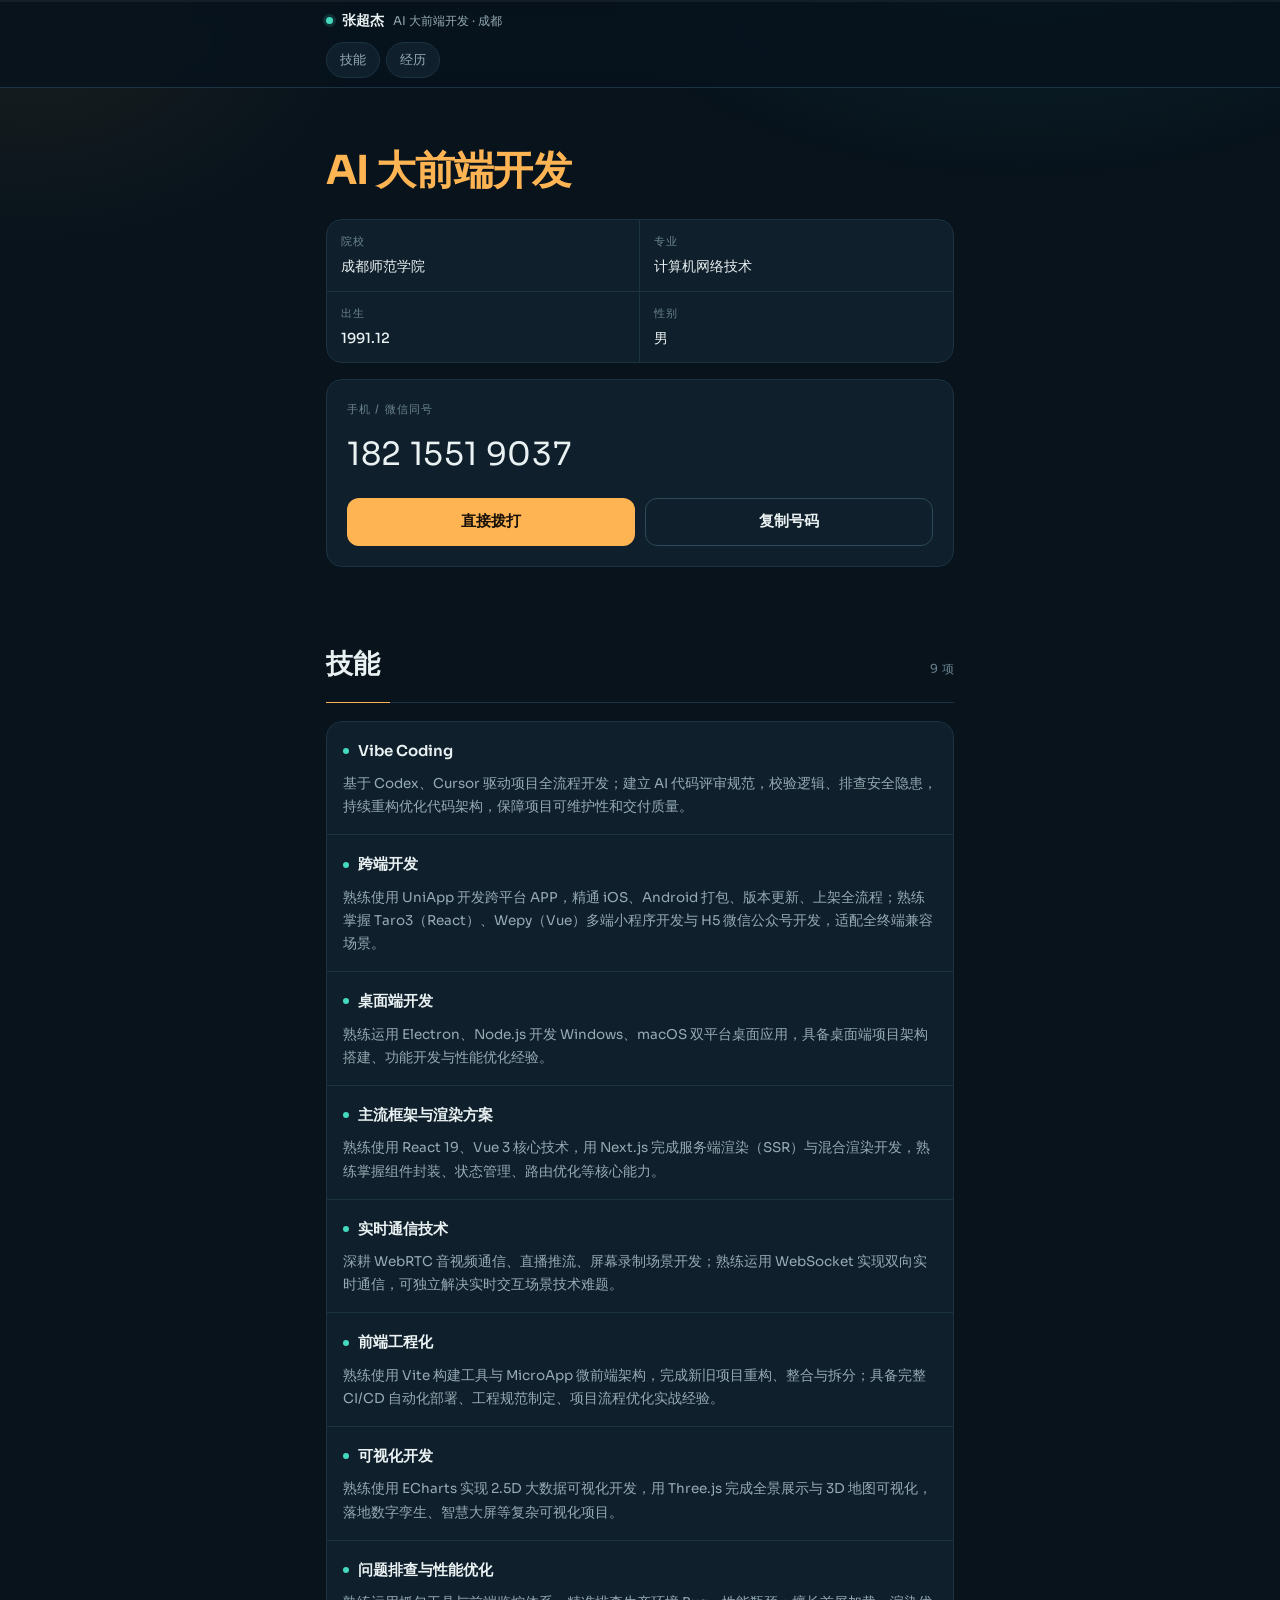
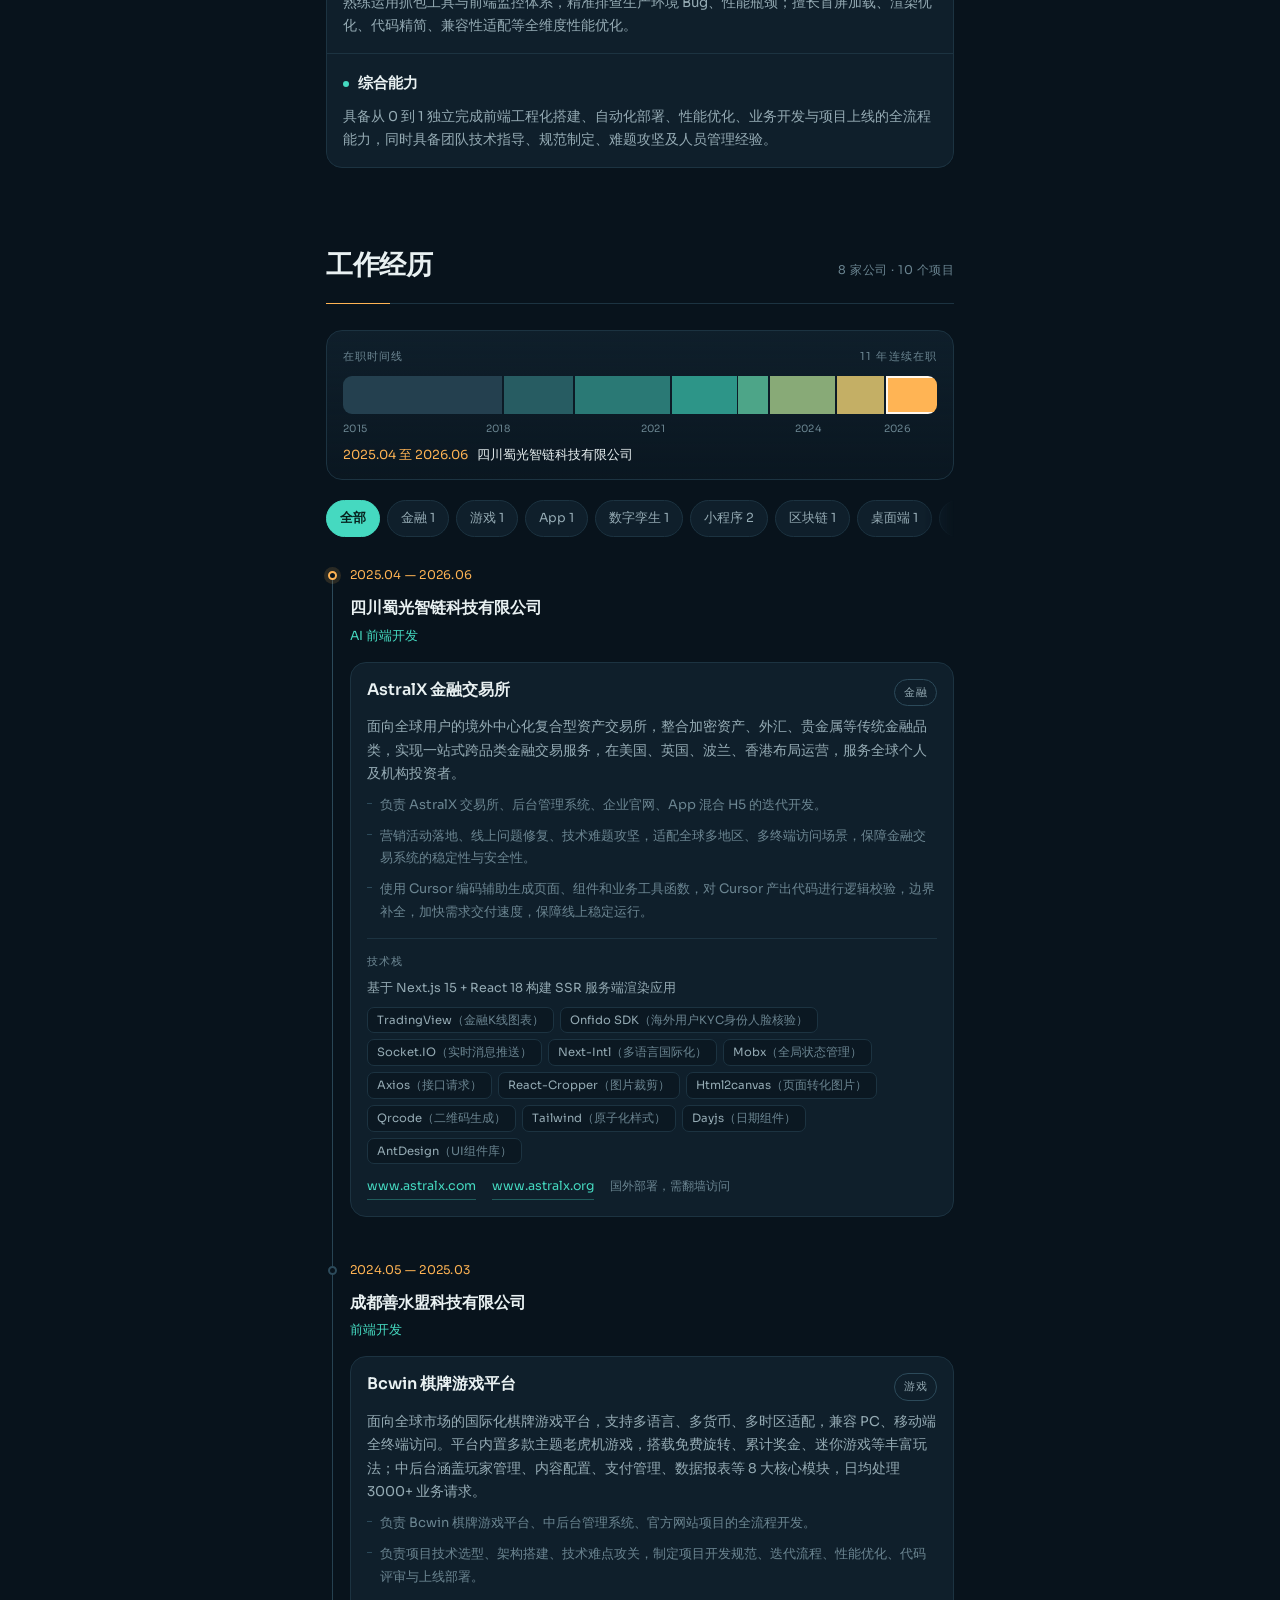
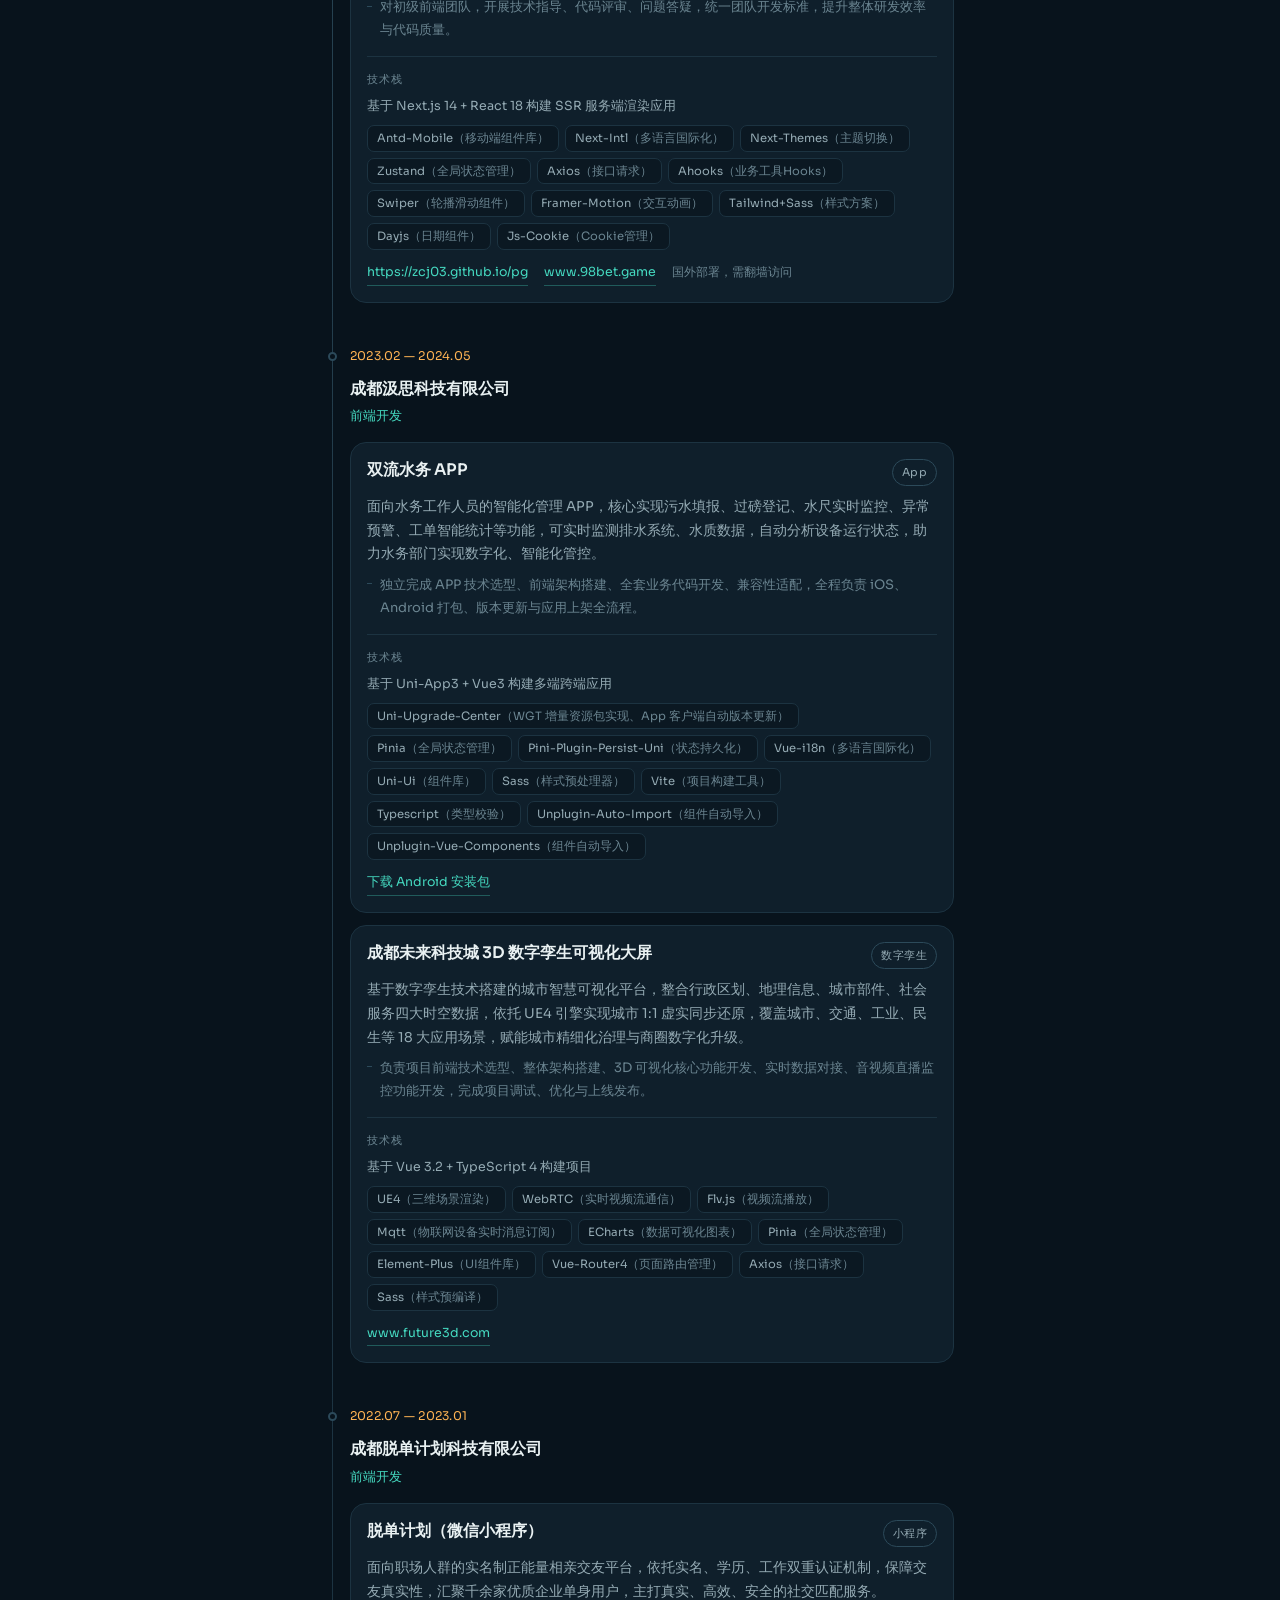
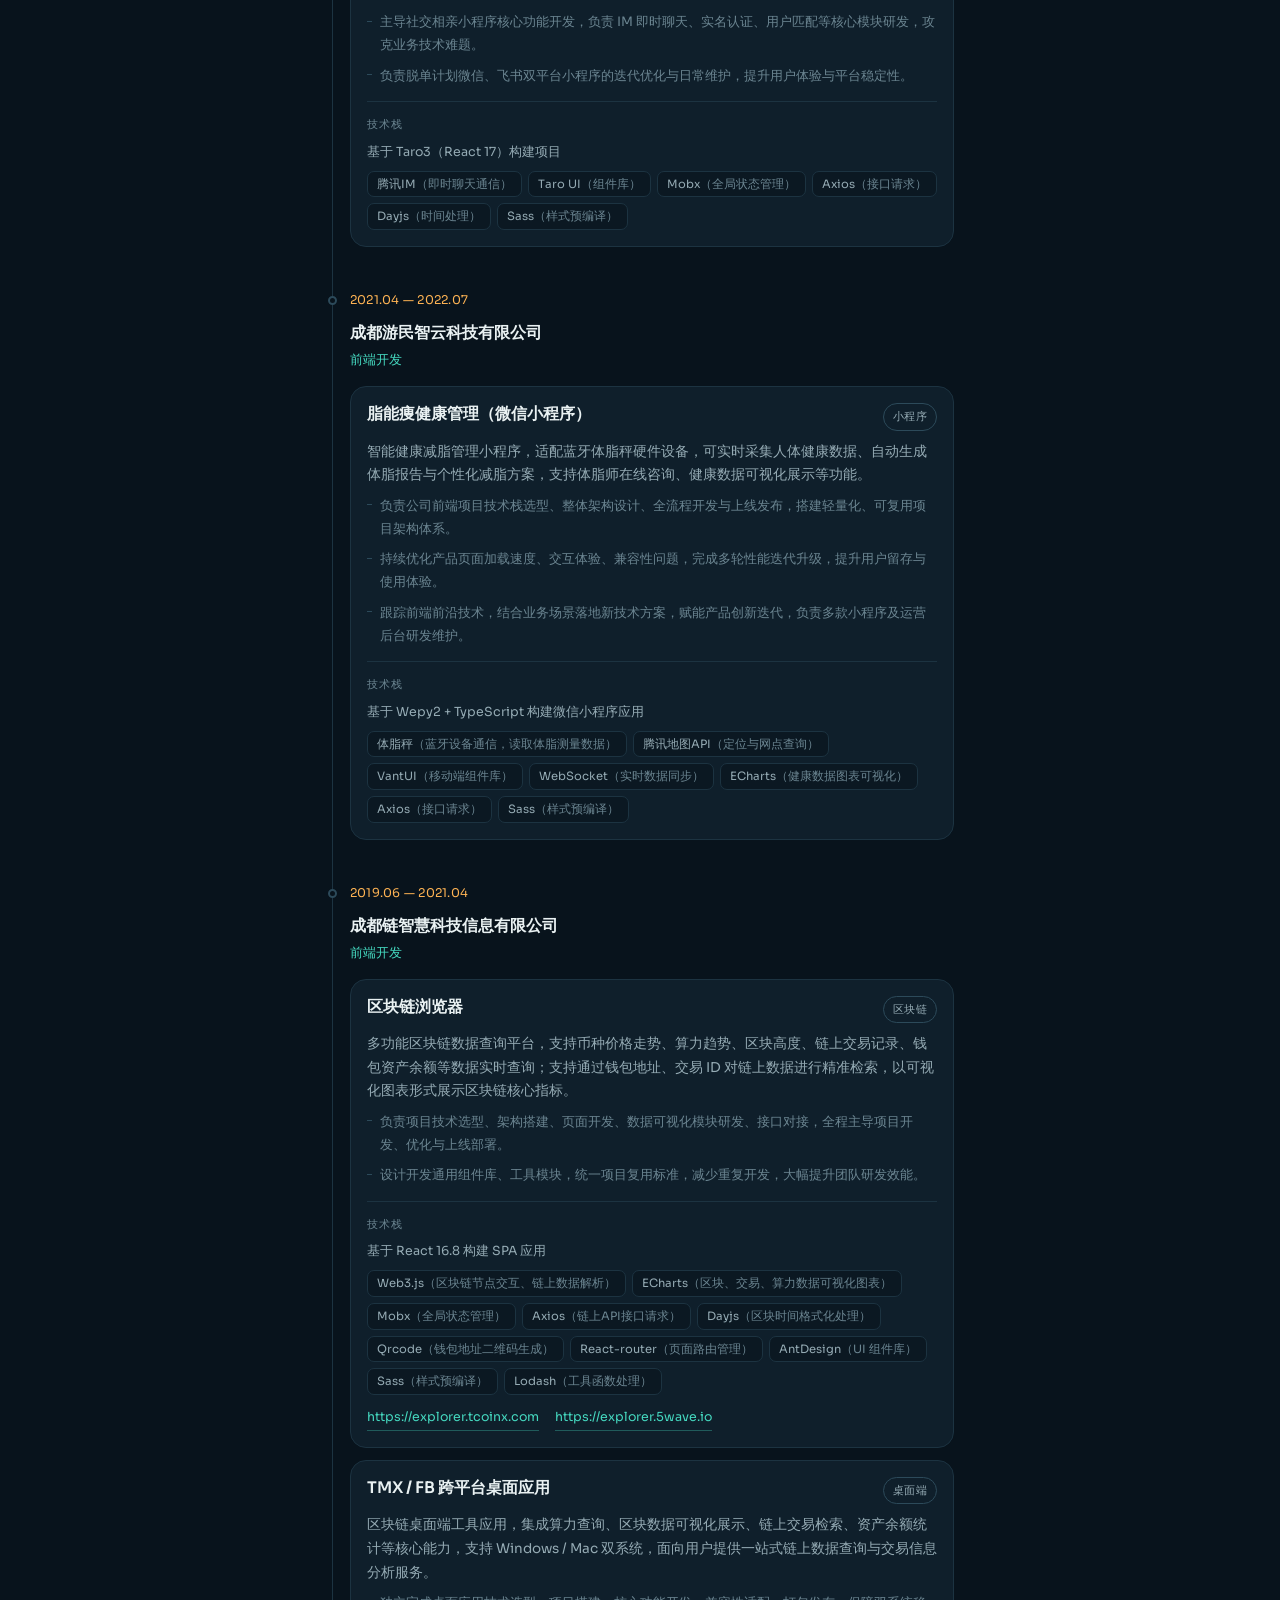
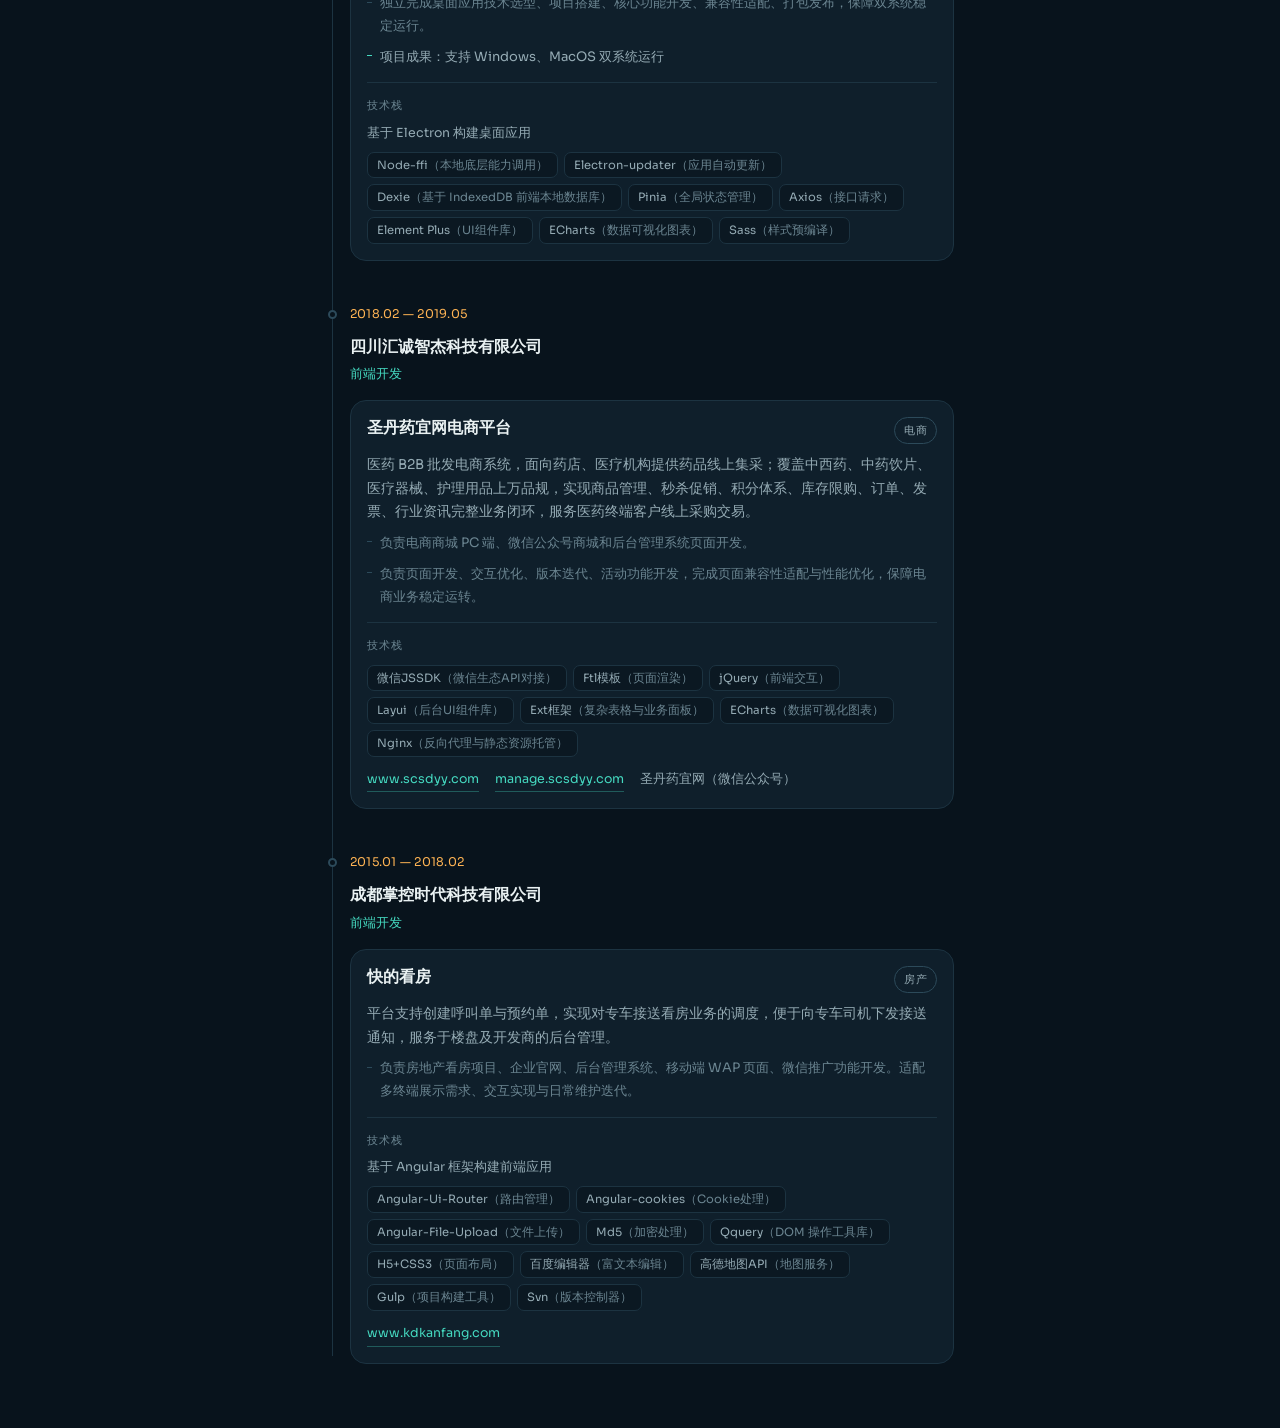
<file: 01/index.html>
<!doctype html>
<html lang="zh-CN">
<head>
<meta charset="utf-8">
<meta name="viewport" content="width=device-width,initial-scale=1,viewport-fit=cover">
<meta name="theme-color" content="#08131C">
<title>张超杰 · AI 大前端开发</title>
<meta name="description" content="张超杰，AI 大前端开发。2015 年入行，做过金融交易所、数字孪生大屏、区块链浏览器、跨平台桌面端与小程序矩阵。">
<link rel="icon" href="data:image/svg+xml,%3Csvg xmlns='http://www.w3.org/2000/svg' viewBox='0 0 32 32'%3E%3Crect width='32' height='32' rx='8' fill='%2308131C'/%3E%3Cpath d='M6 20h4l3-9 4 14 3-7h6' fill='none' stroke='%23FFB454' stroke-width='2.4' stroke-linecap='round'/%3E%3C/svg%3E">
<style>
/* ==========================================================================
   张超杰 · AI 大前端开发 · 单页简历
   设计取向：工业仪表盘（对应本人数字孪生 / 大屏 / 交易所可视化背景）
   深靛蓝底 + 琥珀主色 + 青绿数据色
   ========================================================================== */

@font-face{
  font-family:"Sora";
  font-style:normal;
  font-weight:100 800;
  font-display:swap;
  src:url([data-uri]) format("woff2");
}

:root{
  --bg:#08131C;
  --bg-elev:#0B1822;
  --surface:#0F1F2B;
  --line:#1C3341;
  --line-strong:#2C4A5A;
  --text:#E9F1F2;
  --dim:#95ABB4;
  --faint:#6B8591;
  --amber:#FFB454;
  --teal:#45D9C0;
  --shell:680px;
  --pad:20px;
  --font:"Sora",-apple-system,BlinkMacSystemFont,"PingFang SC","HarmonyOS Sans SC","Microsoft YaHei","Noto Sans SC",sans-serif;
  --num:"Sora",ui-monospace,SFMono-Regular,Menlo,monospace;
  --ease:cubic-bezier(.22,1,.36,1);
}

*,*::before,*::after{box-sizing:border-box}
html{-webkit-text-size-adjust:100%;scroll-behavior:smooth}
body{
  margin:0;background:var(--bg);color:var(--text);
  font-family:var(--font);font-size:15px;line-height:1.75;
  -webkit-font-smoothing:antialiased;overflow-x:hidden;
}
body::before{
  content:"";position:fixed;inset:0;z-index:0;pointer-events:none;
  background:
    radial-gradient(760px 440px at 80% -10%, rgba(69,217,192,.10), transparent 62%),
    radial-gradient(600px 400px at 2% 3%, rgba(255,180,84,.07), transparent 60%);
}
img,svg{display:block;max-width:100%}
a{color:inherit;text-decoration:none}
button{font:inherit;color:inherit;background:none;border:0;cursor:pointer}
:focus-visible{outline:2px solid var(--amber);outline-offset:3px;border-radius:6px}
.shell{position:relative;z-index:1;width:100%;max-width:var(--shell);margin:0 auto;padding:0 var(--pad) calc(64px + env(safe-area-inset-bottom))}

/* ---------- 顶部进度 / 导航 ---------- */
.progress{position:fixed;top:0;left:0;right:0;height:2px;z-index:60;background:rgba(255,255,255,.05)}
.progress i{display:block;height:100%;width:0;background:linear-gradient(90deg,var(--teal),var(--amber))}
.topbar{position:sticky;top:0;z-index:50;background:rgba(8,19,28,.84);
  backdrop-filter:blur(14px) saturate(140%);-webkit-backdrop-filter:blur(14px) saturate(140%);
  border-bottom:1px solid var(--line)}
.topbar-in{width:100%;max-width:var(--shell);margin:0 auto;padding:9px var(--pad) 0;display:flex;flex-direction:column;gap:9px}
.topbar-id{display:flex;align-items:center;gap:9px;font-size:12px;color:var(--dim)}
.topbar-id b{color:var(--text);font-weight:600;font-size:13.5px}
.dot{width:7px;height:7px;border-radius:50%;background:var(--teal);box-shadow:0 0 0 3px rgba(69,217,192,.16);flex:none}
.nav{display:flex;gap:6px;overflow-x:auto;scrollbar-width:none;padding-bottom:9px}
.nav::-webkit-scrollbar{display:none}
.nav button{flex:none;padding:6px 13px;border-radius:999px;border:1px solid var(--line);
  background:var(--surface);color:var(--dim);font-size:13px;white-space:nowrap;transition:.18s}
.nav button[aria-current="true"]{color:#08131C;background:var(--amber);border-color:var(--amber);font-weight:600}

/* ---------- 通用 ---------- */
section{scroll-margin-top:98px}
.sec{padding:58px 0 0}
.sec-head{display:flex;align-items:baseline;justify-content:space-between;gap:12px;
  padding-bottom:14px;border-bottom:1px solid var(--line);position:relative}
.sec-head::after{content:"";position:absolute;left:0;bottom:-1px;height:1px;width:0;
  background:var(--amber);transition:width .9s var(--ease)}
.sec.in .sec-head::after{width:64px}
.sec-head h2{margin:0;font-size:clamp(22px,6.2vw,27px);font-weight:600;letter-spacing:-.01em}
.sec-note{font-size:12px;color:var(--faint);letter-spacing:.04em;white-space:nowrap}

/* ---------- Hero ---------- */
.hero{padding:46px 0 0}
h1{margin:0;font-size:clamp(28px,12.4vw,48px);line-height:1.06;font-weight:700;letter-spacing:-.02em;color:var(--amber)}

/* ---------- 在职时间线条 ---------- */
.strip-wrap{margin:26px 0 0;padding:16px 16px 12px;border:1px solid var(--line);border-radius:16px;
  background:linear-gradient(180deg,var(--surface),rgba(15,31,43,.35))}
.strip-head{display:flex;justify-content:space-between;align-items:center;font-size:11px;
  letter-spacing:.1em;color:var(--faint);padding-bottom:9px}
.strip{display:flex;gap:2px;height:38px;border-radius:9px;overflow:hidden}
.strip button{flex:0 0 auto;position:relative;min-width:7px;transform-origin:0 50%;transition:filter .18s}
html.js .strip button{opacity:0;transform:scaleX(.55)}
html.js .sec.in .strip button{animation:seg .5s var(--ease) forwards}
@keyframes seg{to{opacity:1;transform:none}}
.strip button::after{content:"";position:absolute;inset:0;background:rgba(255,255,255,0);transition:background .18s}
.strip button:hover::after,.strip button:focus-visible::after{background:rgba(255,255,255,.2)}
.strip button[aria-current="true"]{box-shadow:inset 0 0 0 2px rgba(255,255,255,.9)}
.axis{position:relative;height:17px;margin-top:6px}
.axis span{position:absolute;top:0;font-family:var(--num);font-size:10px;color:var(--faint);letter-spacing:.04em;transform:translateX(-50%)}
.axis span:first-child{transform:none}
.axis span:last-child{transform:translateX(-100%)}
.readout{margin:8px 0 0;min-height:20px;font-size:12.5px;color:var(--dim)}
.readout .t{font-family:var(--num);color:var(--amber);margin-right:9px}
.readout .c{color:var(--text)}

/* ---------- 按钮 ---------- */
.btn{flex:1;display:flex;align-items:center;justify-content:center;gap:8px;min-height:48px;
  padding:0 16px;border-radius:12px;font-size:15px;font-weight:600;border:1px solid transparent;
  transition:transform .12s ease,background .18s,border-color .18s,color .18s}
.btn:active{transform:scale(.975)}
.btn-primary{background:var(--amber);color:#171008}
.btn-ghost{background:var(--surface);border-color:var(--line-strong)}
.btn svg{width:18px;height:18px;flex:none}

/* ---------- 基本信息 ---------- */
.facts{margin:26px 0 0;border:1px solid var(--line);border-radius:16px;background:var(--surface);overflow:hidden}
.facts dl{margin:0;display:grid;grid-template-columns:1fr 1fr}
.facts div{padding:12px 14px;border-bottom:1px solid var(--line)}
.facts div:nth-child(odd){border-right:1px solid var(--line)}
.facts div:nth-last-child(-n+2){border-bottom:0}
.facts dt{font-size:11px;letter-spacing:.1em;color:var(--faint)}
.facts dd{margin:3px 0 0;font-size:14px;font-weight:500}

/* ---------- 技能 ---------- */
.skills{margin:18px 0 0;display:grid;grid-template-columns:1fr;gap:1px;background:var(--line);border:1px solid var(--line);border-radius:16px;overflow:hidden}
.skill{background:var(--surface);padding:16px}
.skill h3{margin:0;font-size:15px;font-weight:600;display:flex;align-items:center;gap:9px}
.skill h3 i{width:6px;height:6px;border-radius:50%;background:var(--teal);flex:none}
.skill p{margin:8px 0 0;color:var(--dim);font-size:13.5px;line-height:1.72}

/* ---------- 工作经历 ---------- */
.jobs{margin:18px 0 0;position:relative;padding-left:24px}
.jobs::before{content:"";position:absolute;left:6px;top:8px;bottom:8px;width:1px;
  background:linear-gradient(180deg,var(--line-strong),var(--line) 45%,var(--line))}
.job{position:relative;padding-bottom:30px}
.job:last-child{padding-bottom:0}
.job::before{content:"";position:absolute;left:-22px;top:7px;width:9px;height:9px;border-radius:50%;
  background:var(--bg);border:2px solid var(--line-strong);transition:border-color .25s,box-shadow .25s}
.job.is-new::before{border-color:var(--amber);box-shadow:0 0 0 4px rgba(255,180,84,.14)}
.job.flash h3{color:var(--amber);transition:color .3s}
.job .when{font-family:var(--num);font-size:12px;color:var(--amber);letter-spacing:.02em}
.job h3{margin:4px 0 0;font-size:16px;font-weight:600;line-height:1.4}
.job .title{margin:6px 0 0;font-size:12.5px;color:var(--teal)}
.job ul{margin:10px 0 0;padding:0;list-style:none;display:grid;gap:7px}
.job li{position:relative;padding-left:15px;color:var(--dim);font-size:13.5px;line-height:1.72}
.job li::before{content:"";position:absolute;left:0;top:.66em;width:5px;height:1px;background:var(--line-strong)}
.job-cards{display:grid;gap:12px;margin-top:14px}

/* ---------- 项目 ---------- */
.filters{display:flex;gap:7px;overflow-x:auto;overscroll-behavior-x:contain;
  margin:18px 0 0;padding:2px 0 9px;
  scrollbar-width:thin;scrollbar-color:var(--line-strong) transparent}
/* 「全部」在滚动流首位，用 sticky 固定在左端，左右滚动都不动 */
.filters .filters-pin{position:sticky;left:0;z-index:2}
/* 只有真的浮在内容上方时才加投影，回滚到起点落位后不加，避免压到相邻 chip */
.filters .filters-pin.is-stuck{box-shadow:14px 0 12px -6px rgba(8,19,28,.98)}
/* 只在对应方向还有内容时才渐隐，避免滚到底仍然淡出最后一个 chip */
/* 仅有右侧需要渐隐提示还有内容；左端始终被「全部」挡住 */
.filters.fade-r{-webkit-mask-image:linear-gradient(90deg,#000 calc(100% - 30px),transparent);mask-image:linear-gradient(90deg,#000 calc(100% - 30px),transparent)}
.filters::-webkit-scrollbar{height:4px}
.filters::-webkit-scrollbar-track{background:transparent}
.filters::-webkit-scrollbar-thumb{background:var(--line-strong);border-radius:999px}
.filters-pin,.filters button{flex:none;padding:7px 13px;border-radius:999px;border:1px solid var(--line);
  background:var(--surface);color:var(--dim);font-size:12.5px;white-space:nowrap;transition:.18s}
.filters-pin[aria-pressed="true"],.filters button[aria-pressed="true"]{background:var(--teal);border-color:var(--teal);color:#06201C;font-weight:600}
.projects{margin:14px 0 0;display:grid;grid-template-columns:1fr;gap:12px}
.card{scroll-margin-top:104px;border:1px solid var(--line);border-radius:16px;background:var(--surface);padding:16px;animation:cardIn .38s var(--ease) both}
@keyframes cardIn{from{opacity:0;transform:translateY(10px)}to{opacity:1;transform:none}}
.card-top{display:flex;align-items:flex-start;justify-content:space-between;gap:12px}
.card h3{margin:0;font-size:16px;font-weight:600;line-height:1.4}
.chip{flex:none;padding:3px 9px;border-radius:999px;font-size:11px;letter-spacing:.04em;border:1px solid var(--line-strong);color:var(--dim)}
.card .meta{margin:9px 0 0;font-size:13.5px;color:var(--dim)}
.card .outcome{margin:8px 0 0;font-size:13px;color:var(--dim);padding-left:13px;position:relative}
.card .outcome::before{content:"";position:absolute;left:0;top:.72em;width:5px;height:1px;background:var(--teal)}
.card .duty{margin:8px 0 0;font-size:13px;color:var(--faint);padding-left:13px;position:relative}
.card .duty::before{content:"";position:absolute;left:0;top:.72em;width:5px;height:1px;background:var(--line-strong)}
.stack{margin:14px 0 0;padding-top:13px;border-top:1px solid var(--line)}
.stack-label{margin:0;font-size:11px;letter-spacing:.1em;color:var(--faint)}
.stack-base{margin:7px 0 0;font-size:12.5px;line-height:1.6;color:var(--dim)}
.tags{display:flex;flex-wrap:wrap;gap:6px;margin:9px 0 0}
.tags span{font-size:11.5px;line-height:1.45;padding:4px 9px;border-radius:7px;background:var(--bg-elev);border:1px solid var(--line);color:var(--dim)}
.tags span i{font-style:normal;color:var(--faint)}
.links{display:flex;flex-wrap:wrap;align-items:baseline;gap:6px 16px;margin:12px 0 0}
.card a.link{display:inline-block;font-size:12.5px;color:var(--teal);
  word-break:break-all;border-bottom:1px solid rgba(69,217,192,.32);padding-bottom:1px}
.link-note{font-size:11.5px;color:var(--faint)}
.link-plain{font-size:12.5px;color:var(--dim)}

/* ---------- 联系 ---------- */
.contact{margin:16px 0 0;border:1px solid var(--line);border-radius:16px;background:var(--surface);padding:20px}
.contact .k{margin:0;font-size:11px;letter-spacing:.1em;color:var(--faint)}
.contact .v{margin:6px 0 0;font-family:var(--num);font-size:clamp(24px,7.5vw,32px);letter-spacing:.02em}
.contact .row{display:flex;gap:10px;margin-top:16px}

/* ---------- toast ---------- */
.toast{position:fixed;left:50%;bottom:calc(24px + env(safe-area-inset-bottom));transform:translate(-50%,18px);
  background:var(--text);color:#08131C;font-size:13.5px;font-weight:600;padding:10px 18px;border-radius:999px;
  opacity:0;pointer-events:none;transition:.24s;z-index:70}
.toast.on{opacity:1;transform:translate(-50%,0)}

/* ---------- 滚动入场 ---------- */
.sec-head h2,.sec .body{opacity:0;transform:translateY(14px);
  transition:opacity .6s var(--ease),transform .6s var(--ease)}
.sec.in .sec-head h2,.sec.in .body{opacity:1;transform:none}

/* ---------- 桌面 ---------- */
@media (min-width:760px){
  :root{--pad:26px}
  .sec{padding-top:74px}
  .hero{padding-top:62px}
  h1{font-size:40px}
}
@media (hover:hover){
  .nav button:hover{border-color:var(--line-strong);color:var(--text)}
  .btn-ghost:hover{border-color:var(--teal);color:var(--teal)}
  .btn-primary:hover{background:#ffc672}
  .card:hover{border-color:var(--line-strong)}
  .filters button:hover{color:var(--text)}
}

/* ---------- 动效降级 ---------- */
@media (prefers-reduced-motion:reduce){
  html{scroll-behavior:auto}
  *,*::before,*::after{animation-duration:.001ms!important;animation-iteration-count:1!important;transition-duration:.001ms!important}
  .sec-head h2,.sec .body{opacity:1;transform:none}
  html.js .strip button{opacity:1;transform:none;animation:none}
}

/* ---------- 打印 / 导出 PDF ---------- */
@media print{
  @page{size:A4}
  html,body{background:#08131C}
  body{-webkit-print-color-adjust:exact;print-color-adjust:exact}
  /* 交互控件不进 PDF */
  .progress,.topbar,.filters,.filters-wrap,.toast{display:none !important}
  .shell{max-width:none;padding:0}
  .hero{padding-top:2mm}
  .sec{padding-top:26px}
  /* 入场动效全部落到终态，否则打印出来是空白 */
  .sec .body,.sec-head h2{opacity:1 !important;transform:none !important;transition:none !important}
  .sec-head::after{width:64px}
  .strip button{opacity:1 !important;transform:none !important;animation:none !important}
  .card{animation:none !important;box-shadow:none}
  .skill{break-inside:avoid}
  /* 卡片允许跨页（否则整卡下移会留出大片空白），但标题不与正文分离、标签组不拆开 */
  .card-top{break-after:avoid}
  .card .meta{break-after:avoid}
  .stack,.tags{break-inside:avoid}
  .job .when,.job h3,.job .title{break-after:avoid}
  a{text-decoration:none}
}

</style>
</head>
<body>
<div class="progress" aria-hidden="true"><i id="bar"></i></div>
<header class="topbar"><div class="topbar-in">
  <div class="topbar-id"><span class="dot" aria-hidden="true"></span><b>张超杰</b><span>AI 大前端开发 · 成都</span></div>
  <nav class="nav" id="nav" aria-label="页面导航">
    <button type="button" data-to="skills">技能</button>
    <button type="button" data-to="work">经历</button>
  </nav>
</div></header>
<main class="shell">
<section class="hero" id="top">
  <h1>AI 大前端开发</h1>
  <div class="facts"><dl>
    <div><dt>院校</dt><dd>成都师范学院</dd></div>
    <div><dt>专业</dt><dd>计算机网络技术</dd></div>
    <div><dt>出生</dt><dd>1991.12</dd></div>
    <div><dt>性别</dt><dd>男</dd></div>
  </dl></div>
  <div class="contact">
    <p class="k">手机 / 微信同号</p>
    <p class="v">182 1551 9037</p>
    <div class="row"><a class="btn btn-primary" href="tel:18215519037">直接拨打</a>
      <button class="btn btn-ghost" id="copyPhone" type="button" data-phone="18215519037">复制号码</button></div>
  </div>
</section>
<section class="sec" id="skills"><div class="sec-head"><h2>技能</h2><span class="sec-note">9 项</span></div>
  <div class="body"><div class="skills"><article class="skill"><h3><i aria-hidden="true"></i>Vibe Coding</h3><p>基于 Codex、Cursor 驱动项目全流程开发；建立 AI 代码评审规范，校验逻辑、排查安全隐患，持续重构优化代码架构，保障项目可维护性和交付质量。</p></article><article class="skill"><h3><i aria-hidden="true"></i>跨端开发</h3><p>熟练使用 UniApp 开发跨平台 APP，精通 iOS、Android 打包、版本更新、上架全流程；熟练掌握 Taro3（React）、Wepy（Vue）多端小程序开发与 H5 微信公众号开发，适配全终端兼容场景。</p></article><article class="skill"><h3><i aria-hidden="true"></i>桌面端开发</h3><p>熟练运用 Electron、Node.js 开发 Windows、macOS 双平台桌面应用，具备桌面端项目架构搭建、功能开发与性能优化经验。</p></article><article class="skill"><h3><i aria-hidden="true"></i>主流框架与渲染方案</h3><p>熟练使用 React 19、Vue 3 核心技术，用 Next.js 完成服务端渲染（SSR）与混合渲染开发，熟练掌握组件封装、状态管理、路由优化等核心能力。</p></article><article class="skill"><h3><i aria-hidden="true"></i>实时通信技术</h3><p>深耕 WebRTC 音视频通信、直播推流、屏幕录制场景开发；熟练运用 WebSocket 实现双向实时通信，可独立解决实时交互场景技术难题。</p></article><article class="skill"><h3><i aria-hidden="true"></i>前端工程化</h3><p>熟练使用 Vite 构建工具与 MicroApp 微前端架构，完成新旧项目重构、整合与拆分；具备完整 CI/CD 自动化部署、工程规范制定、项目流程优化实战经验。</p></article><article class="skill"><h3><i aria-hidden="true"></i>可视化开发</h3><p>熟练使用 ECharts 实现 2.5D 大数据可视化开发，用 Three.js 完成全景展示与 3D 地图可视化，落地数字孪生、智慧大屏等复杂可视化项目。</p></article><article class="skill"><h3><i aria-hidden="true"></i>问题排查与性能优化</h3><p>熟练运用抓包工具与前端监控体系，精准排查生产环境 Bug、性能瓶颈；擅长首屏加载、渲染优化、代码精简、兼容性适配等全维度性能优化。</p></article><article class="skill"><h3><i aria-hidden="true"></i>综合能力</h3><p>具备从 0 到 1 独立完成前端工程化搭建、自动化部署、性能优化、业务开发与项目上线的全流程能力，同时具备团队技术指导、规范制定、难题攻坚及人员管理经验。</p></article></div></div></section>
<section class="sec" id="work"><div class="sec-head"><h2>工作经历</h2><span class="sec-note">8 家公司 · 10 个项目</span></div>
  <div class="body">
    <div class="strip-wrap">
      <div class="strip-head"><span>在职时间线</span><span>11 年连续在职</span></div>
      <div class="strip" id="strip" role="group" aria-label="按公司划分的在职时间线"><button type="button" data-job="0" data-period="2015.01 至 2018.02" data-co="成都掌控时代科技有限公司" style="flex-basis:26.812%;background:rgb(36,64,79);animation-delay:0ms" aria-label="成都掌控时代科技有限公司 2015.01 至 2018.02"></button><button type="button" data-job="1" data-period="2018.02 至 2019.05" data-co="四川汇诚智杰科技有限公司" style="flex-basis:11.594%;background:rgb(39,92,98);animation-delay:45ms" aria-label="四川汇诚智杰科技有限公司 2018.02 至 2019.05"></button><button type="button" data-job="2" data-period="2019.06 至 2021.04" data-co="成都链智慧科技信息有限公司" style="flex-basis:15.942%;background:rgb(42,121,117);animation-delay:90ms" aria-label="成都链智慧科技信息有限公司 2019.06 至 2021.04"></button><button type="button" data-job="3" data-period="2021.04 至 2022.07" data-co="成都游民智云科技有限公司" style="flex-basis:10.870%;background:rgb(45,149,136);animation-delay:135ms" aria-label="成都游民智云科技有限公司 2021.04 至 2022.07"></button><button type="button" data-job="4" data-period="2022.07 至 2023.01" data-co="成都脱单计划科技有限公司" style="flex-basis:5.072%;background:rgb(77,165,136);animation-delay:180ms" aria-label="成都脱单计划科技有限公司 2022.07 至 2023.01"></button><button type="button" data-job="5" data-period="2023.02 至 2024.05" data-co="成都汲思科技有限公司" style="flex-basis:10.870%;background:rgb(136,170,119);animation-delay:225ms" aria-label="成都汲思科技有限公司 2023.02 至 2024.05"></button><button type="button" data-job="6" data-period="2024.05 至 2025.03" data-co="成都善水盟科技有限公司" style="flex-basis:7.971%;background:rgb(196,175,101);animation-delay:270ms" aria-label="成都善水盟科技有限公司 2024.05 至 2025.03"></button><button type="button" data-job="7" data-period="2025.04 至 2026.06" data-co="四川蜀光智链科技有限公司" style="flex-basis:10.870%;background:rgb(255,180,84);animation-delay:315ms" aria-label="四川蜀光智链科技有限公司 2025.04 至 2026.06"></button></div>
      <div class="axis" aria-hidden="true"><span style="left:0.000%">2015</span><span style="left:26.087%">2018</span><span style="left:52.174%">2021</span><span style="left:78.261%">2024</span><span style="left:95.652%">2026</span></div>
      <p class="readout" id="readout"></p>
    </div>
    <div class="filters" id="filters" role="group" aria-label="按方向筛选项目"><button type="button" class="filters-pin" data-filter="全部" aria-pressed="true">全部</button><button type="button" data-filter="金融" aria-pressed="false">金融 1</button><button type="button" data-filter="游戏" aria-pressed="false">游戏 1</button><button type="button" data-filter="App" aria-pressed="false">App 1</button><button type="button" data-filter="数字孪生" aria-pressed="false">数字孪生 1</button><button type="button" data-filter="小程序" aria-pressed="false">小程序 2</button><button type="button" data-filter="区块链" aria-pressed="false">区块链 1</button><button type="button" data-filter="桌面端" aria-pressed="false">桌面端 1</button><button type="button" data-filter="电商" aria-pressed="false">电商 1</button><button type="button" data-filter="房产" aria-pressed="false">房产 1</button></div>
    <div class="jobs"><article class="job is-new" id="job-7"><p class="when">2025.04 — 2026.06</p><h3>四川蜀光智链科技有限公司</h3><p class="title">AI 前端开发</p><div class="job-cards"><article class="card" id="project-9" data-tag="金融" style="animation-delay:360ms"><div class="card-top"><h3>AstralX 金融交易所</h3><span class="chip">金融</span></div><p class="meta">面向全球用户的境外中心化复合型资产交易所，整合加密资产、外汇、贵金属等传统金融品类，实现一站式跨品类金融交易服务，在美国、英国、波兰、香港布局运营，服务全球个人及机构投资者。</p><p class="duty">负责 AstralX 交易所、后台管理系统、企业官网、App 混合 H5 的迭代开发。</p><p class="duty">营销活动落地、线上问题修复、技术难题攻坚，适配全球多地区、多终端访问场景，保障金融交易系统的稳定性与安全性。</p><p class="duty">使用 Cursor 编码辅助生成页面、组件和业务工具函数，对 Cursor 产出代码进行逻辑校验，边界补全，加快需求交付速度，保障线上稳定运行。</p><div class="stack"><p class="stack-label">技术栈</p><p class="stack-base">基于 Next.js 15 + React 18 构建 SSR 服务端渲染应用</p><div class="tags"><span>TradingView<i>（金融K线图表）</i></span><span>Onfido SDK<i>（海外用户KYC身份人脸核验）</i></span><span>Socket.IO<i>（实时消息推送）</i></span><span>Next-Intl<i>（多语言国际化）</i></span><span>Mobx<i>（全局状态管理）</i></span><span>Axios<i>（接口请求）</i></span><span>React-Cropper<i>（图片裁剪）</i></span><span>Html2canvas<i>（页面转化图片）</i></span><span>Qrcode<i>（二维码生成）</i></span><span>Tailwind<i>（原子化样式）</i></span><span>Dayjs<i>（日期组件）</i></span><span>AntDesign<i>（UI组件库）</i></span></div></div><div class="links"><a class="link" href="https://www.astralx.com" target="_blank" rel="noreferrer noopener">www.astralx.com</a><a class="link" href="https://www.astralx.org" target="_blank" rel="noreferrer noopener">www.astralx.org</a><span class="link-note">国外部署，需翻墙访问</span></div></article></div></article><article class="job" id="job-6"><p class="when">2024.05 — 2025.03</p><h3>成都善水盟科技有限公司</h3><p class="title">前端开发</p><div class="job-cards"><article class="card" id="project-8" data-tag="游戏" style="animation-delay:320ms"><div class="card-top"><h3>Bcwin 棋牌游戏平台</h3><span class="chip">游戏</span></div><p class="meta">面向全球市场的国际化棋牌游戏平台，支持多语言、多货币、多时区适配，兼容 PC、移动端全终端访问。平台内置多款主题老虎机游戏，搭载免费旋转、累计奖金、迷你游戏等丰富玩法；中后台涵盖玩家管理、内容配置、支付管理、数据报表等 8 大核心模块，日均处理 3000+ 业务请求。</p><p class="duty">负责 Bcwin 棋牌游戏平台、中后台管理系统、官方网站项目的全流程开发。</p><p class="duty">负责项目技术选型、架构搭建、技术难点攻关，制定项目开发规范、迭代流程、性能优化、代码评审与上线部署。</p><p class="duty">对初级前端团队，开展技术指导、代码评审、问题答疑，统一团队开发标准，提升整体研发效率与代码质量。</p><div class="stack"><p class="stack-label">技术栈</p><p class="stack-base">基于 Next.js 14 + React 18 构建 SSR 服务端渲染应用</p><div class="tags"><span>Antd-Mobile<i>（移动端组件库）</i></span><span>Next-Intl<i>（多语言国际化）</i></span><span>Next-Themes<i>（主题切换）</i></span><span>Zustand<i>（全局状态管理）</i></span><span>Axios<i>（接口请求）</i></span><span>Ahooks<i>（业务工具Hooks）</i></span><span>Swiper<i>（轮播滑动组件）</i></span><span>Framer-Motion<i>（交互动画）</i></span><span>Tailwind+Sass<i>（样式方案）</i></span><span>Dayjs<i>（日期组件）</i></span><span>Js-Cookie<i>（Cookie管理）</i></span></div></div><div class="links"><a class="link" href="https://zcj03.github.io/pg" target="_blank" rel="noreferrer noopener">https://zcj03.github.io/pg</a><a class="link" href="https://www.98bet.game" target="_blank" rel="noreferrer noopener">www.98bet.game</a><span class="link-note">国外部署，需翻墙访问</span></div></article></div></article><article class="job" id="job-5"><p class="when">2023.02 — 2024.05</p><h3>成都汲思科技有限公司</h3><p class="title">前端开发</p><div class="job-cards"><article class="card" id="project-6" data-tag="App" style="animation-delay:240ms"><div class="card-top"><h3>双流水务 APP</h3><span class="chip">App</span></div><p class="meta">面向水务工作人员的智能化管理 APP，核心实现污水填报、过磅登记、水尺实时监控、异常预警、工单智能统计等功能，可实时监测排水系统、水质数据，自动分析设备运行状态，助力水务部门实现数字化、智能化管控。</p><p class="duty">独立完成 APP 技术选型、前端架构搭建、全套业务代码开发、兼容性适配，全程负责 iOS、Android 打包、版本更新与应用上架全流程。</p><div class="stack"><p class="stack-label">技术栈</p><p class="stack-base">基于 Uni-App3 + Vue3 构建多端跨端应用</p><div class="tags"><span>Uni-Upgrade-Center<i>（WGT 增量资源包实现、App 客户端自动版本更新）</i></span><span>Pinia<i>（全局状态管理）</i></span><span>Pini-Plugin-Persist-Uni<i>（状态持久化）</i></span><span>Vue-i18n<i>（多语言国际化）</i></span><span>Uni-Ui<i>（组件库）</i></span><span>Sass<i>（样式预处理器）</i></span><span>Vite<i>（项目构建工具）</i></span><span>Typescript<i>（类型校验）</i></span><span>Unplugin-Auto-Import<i>（组件自动导入）</i></span><span>Unplugin-Vue-Components<i>（组件自动导入）</i></span></div></div><div class="links"><a class="link" href="https://zcj03.github.io/jianli/shuangliu.apk" target="_blank" rel="noreferrer noopener">下载 Android 安装包</a></div></article><article class="card" id="project-7" data-tag="数字孪生" style="animation-delay:280ms"><div class="card-top"><h3>成都未来科技城 3D 数字孪生可视化大屏</h3><span class="chip">数字孪生</span></div><p class="meta">基于数字孪生技术搭建的城市智慧可视化平台，整合行政区划、地理信息、城市部件、社会服务四大时空数据，依托 UE4 引擎实现城市 1:1 虚实同步还原，覆盖城市、交通、工业、民生等 18 大应用场景，赋能城市精细化治理与商圈数字化升级。</p><p class="duty">负责项目前端技术选型、整体架构搭建、3D 可视化核心功能开发、实时数据对接、音视频直播监控功能开发，完成项目调试、优化与上线发布。</p><div class="stack"><p class="stack-label">技术栈</p><p class="stack-base">基于 Vue 3.2 + TypeScript 4 构建项目</p><div class="tags"><span>UE4<i>（三维场景渲染）</i></span><span>WebRTC<i>（实时视频流通信）</i></span><span>Flv.js<i>（视频流播放）</i></span><span>Mqtt<i>（物联网设备实时消息订阅）</i></span><span>ECharts<i>（数据可视化图表）</i></span><span>Pinia<i>（全局状态管理）</i></span><span>Element-Plus<i>（UI组件库）</i></span><span>Vue-Router4<i>（页面路由管理）</i></span><span>Axios<i>（接口请求）</i></span><span>Sass<i>（样式预编译）</i></span></div></div><div class="links"><a class="link" href="https://www.future3d.com" target="_blank" rel="noreferrer noopener">www.future3d.com</a></div></article></div></article><article class="job" id="job-4"><p class="when">2022.07 — 2023.01</p><h3>成都脱单计划科技有限公司</h3><p class="title">前端开发</p><div class="job-cards"><article class="card" id="project-5" data-tag="小程序" style="animation-delay:200ms"><div class="card-top"><h3>脱单计划（微信小程序）</h3><span class="chip">小程序</span></div><p class="meta">面向职场人群的实名制正能量相亲交友平台，依托实名、学历、工作双重认证机制，保障交友真实性，汇聚千余家优质企业单身用户，主打真实、高效、安全的社交匹配服务。</p><p class="duty">主导社交相亲小程序核心功能开发，负责 IM 即时聊天、实名认证、用户匹配等核心模块研发，攻克业务技术难题。</p><p class="duty">负责脱单计划微信、飞书双平台小程序的迭代优化与日常维护，提升用户体验与平台稳定性。</p><div class="stack"><p class="stack-label">技术栈</p><p class="stack-base">基于 Taro3（React 17）构建项目</p><div class="tags"><span>腾讯IM<i>（即时聊天通信）</i></span><span>Taro UI<i>（组件库）</i></span><span>Mobx<i>（全局状态管理）</i></span><span>Axios<i>（接口请求）</i></span><span>Dayjs<i>（时间处理）</i></span><span>Sass<i>（样式预编译）</i></span></div></div></article></div></article><article class="job" id="job-3"><p class="when">2021.04 — 2022.07</p><h3>成都游民智云科技有限公司</h3><p class="title">前端开发</p><div class="job-cards"><article class="card" id="project-4" data-tag="小程序" style="animation-delay:160ms"><div class="card-top"><h3>脂能痩健康管理（微信小程序）</h3><span class="chip">小程序</span></div><p class="meta">智能健康减脂管理小程序，适配蓝牙体脂秤硬件设备，可实时采集人体健康数据、自动生成体脂报告与个性化减脂方案，支持体脂师在线咨询、健康数据可视化展示等功能。</p><p class="duty">负责公司前端项目技术栈选型、整体架构设计、全流程开发与上线发布，搭建轻量化、可复用项目架构体系。</p><p class="duty">持续优化产品页面加载速度、交互体验、兼容性问题，完成多轮性能迭代升级，提升用户留存与使用体验。</p><p class="duty">跟踪前端前沿技术，结合业务场景落地新技术方案，赋能产品创新迭代，负责多款小程序及运营后台研发维护。</p><div class="stack"><p class="stack-label">技术栈</p><p class="stack-base">基于 Wepy2 + TypeScript 构建微信小程序应用</p><div class="tags"><span>体脂秤<i>（蓝牙设备通信，读取体脂测量数据）</i></span><span>腾讯地图API<i>（定位与网点查询）</i></span><span>VantUI<i>（移动端组件库）</i></span><span>WebSocket<i>（实时数据同步）</i></span><span>ECharts<i>（健康数据图表可视化）</i></span><span>Axios<i>（接口请求）</i></span><span>Sass<i>（样式预编译）</i></span></div></div></article></div></article><article class="job" id="job-2"><p class="when">2019.06 — 2021.04</p><h3>成都链智慧科技信息有限公司</h3><p class="title">前端开发</p><div class="job-cards"><article class="card" id="project-2" data-tag="区块链" style="animation-delay:80ms"><div class="card-top"><h3>区块链浏览器</h3><span class="chip">区块链</span></div><p class="meta">多功能区块链数据查询平台，支持币种价格走势、算力趋势、区块高度、链上交易记录、钱包资产余额等数据实时查询；支持通过钱包地址、交易 ID 对链上数据进行精准检索，以可视化图表形式展示区块链核心指标。</p><p class="duty">负责项目技术选型、架构搭建、页面开发、数据可视化模块研发、接口对接，全程主导项目开发、优化与上线部署。</p><p class="duty">设计开发通用组件库、工具模块，统一项目复用标准，减少重复开发，大幅提升团队研发效能。</p><div class="stack"><p class="stack-label">技术栈</p><p class="stack-base">基于 React 16.8 构建 SPA 应用</p><div class="tags"><span>Web3.js<i>（区块链节点交互、链上数据解析）</i></span><span>ECharts<i>（区块、交易、算力数据可视化图表）</i></span><span>Mobx<i>（全局状态管理）</i></span><span>Axios<i>（链上API接口请求）</i></span><span>Dayjs<i>（区块时间格式化处理）</i></span><span>Qrcode<i>（钱包地址二维码生成）</i></span><span>React-router<i>（页面路由管理）</i></span><span>AntDesign<i>（UI 组件库）</i></span><span>Sass<i>（样式预编译）</i></span><span>Lodash<i>（工具函数处理）</i></span></div></div><div class="links"><a class="link" href="https://explorer.tcoinx.com" target="_blank" rel="noreferrer noopener">https://explorer.tcoinx.com</a><a class="link" href="https://explorer.5wave.io" target="_blank" rel="noreferrer noopener">https://explorer.5wave.io</a></div></article><article class="card" id="project-3" data-tag="桌面端" style="animation-delay:120ms"><div class="card-top"><h3>TMX / FB 跨平台桌面应用</h3><span class="chip">桌面端</span></div><p class="meta">区块链桌面端工具应用，集成算力查询、区块数据可视化展示、链上交易检索、资产余额统计等核心能力，支持 Windows / Mac 双系统，面向用户提供一站式链上数据查询与交易信息分析服务。</p><p class="duty">独立完成桌面应用技术选型、项目搭建、核心功能开发、兼容性适配、打包发布，保障双系统稳定运行。</p><p class="outcome">项目成果：支持 Windows、MacOS 双系统运行</p><div class="stack"><p class="stack-label">技术栈</p><p class="stack-base">基于 Electron 构建桌面应用</p><div class="tags"><span>Node-ffi<i>（本地底层能力调用）</i></span><span>Electron-updater<i>（应用自动更新）</i></span><span>Dexie<i>（基于 IndexedDB 前端本地数据库）</i></span><span>Pinia<i>（全局状态管理）</i></span><span>Axios<i>（接口请求）</i></span><span>Element Plus<i>（UI组件库）</i></span><span>ECharts<i>（数据可视化图表）</i></span><span>Sass<i>（样式预编译）</i></span></div></div></article></div></article><article class="job" id="job-1"><p class="when">2018.02 — 2019.05</p><h3>四川汇诚智杰科技有限公司</h3><p class="title">前端开发</p><div class="job-cards"><article class="card" id="project-1" data-tag="电商" style="animation-delay:40ms"><div class="card-top"><h3>圣丹药宜网电商平台</h3><span class="chip">电商</span></div><p class="meta">医药 B2B 批发电商系统，面向药店、医疗机构提供药品线上集采；覆盖中西药、中药饮片、医疗器械、护理用品上万品规，实现商品管理、秒杀促销、积分体系、库存限购、订单、发票、行业资讯完整业务闭环，服务医药终端客户线上采购交易。</p><p class="duty">负责电商商城 PC 端、微信公众号商城和后台管理系统页面开发。</p><p class="duty">负责页面开发、交互优化、版本迭代、活动功能开发，完成页面兼容性适配与性能优化，保障电商业务稳定运转。</p><div class="stack"><p class="stack-label">技术栈</p><div class="tags"><span>微信JSSDK<i>（微信生态API对接）</i></span><span>Ftl模板<i>（页面渲染）</i></span><span>jQuery<i>（前端交互）</i></span><span>Layui<i>（后台UI组件库）</i></span><span>Ext框架<i>（复杂表格与业务面板）</i></span><span>ECharts<i>（数据可视化图表）</i></span><span>Nginx<i>（反向代理与静态资源托管）</i></span></div></div><div class="links"><a class="link" href="http://www.scsdyy.com" target="_blank" rel="noreferrer noopener">www.scsdyy.com</a><a class="link" href="http://manage.scsdyy.com" target="_blank" rel="noreferrer noopener">manage.scsdyy.com</a><span class="link-plain">圣丹药宜网（微信公众号）</span></div></article></div></article><article class="job" id="job-0"><p class="when">2015.01 — 2018.02</p><h3>成都掌控时代科技有限公司</h3><p class="title">前端开发</p><div class="job-cards"><article class="card" id="project-0" data-tag="房产" style="animation-delay:0ms"><div class="card-top"><h3>快的看房</h3><span class="chip">房产</span></div><p class="meta">平台支持创建呼叫单与预约单，实现对专车接送看房业务的调度，便于向专车司机下发接送通知，服务于楼盘及开发商的后台管理。</p><p class="duty">负责房地产看房项目、企业官网、后台管理系统、移动端 WAP 页面、微信推广功能开发。适配多终端展示需求、交互实现与日常维护迭代。</p><div class="stack"><p class="stack-label">技术栈</p><p class="stack-base">基于 Angular 框架构建前端应用</p><div class="tags"><span>Angular-Ui-Router<i>（路由管理）</i></span><span>Angular-cookies<i>（Cookie处理）</i></span><span>Angular-File-Upload<i>（文件上传）</i></span><span>Md5<i>（加密处理）</i></span><span>Qquery<i>（DOM 操作工具库）</i></span><span>H5+CSS3<i>（页面布局）</i></span><span>百度编辑器<i>（富文本编辑）</i></span><span>高德地图API<i>（地图服务）</i></span><span>Gulp<i>（项目构建工具）</i></span><span>Svn<i>（版本控制器）</i></span></div></div><div class="links"><a class="link" href="http://www.kdkanfang.com" target="_blank" rel="noreferrer noopener">www.kdkanfang.com</a></div></article></div></article></div>
  </div></section>
</main>
<div class="toast" id="toast" role="status" aria-live="polite"></div>
<script>
/* 张超杰 · 简历页交互增强
   静态内容已写在 HTML 中，本文件只负责导航、筛选与动效，JS 失效时页面依然可读。 */
(function () {
  "use strict";
  document.documentElement.classList.add("js");
  var $ = function (s, r) { return (r || document).querySelector(s); };
  var $$ = function (s, r) { return Array.prototype.slice.call((r || document).querySelectorAll(s)); };

  var bar = $("#bar");
  var nav = $("#nav");
  var strip = $("#strip");
  var readout = $("#readout");
  var filters = $("#filters");
  var filterWrap = filters;
  var toast = $("#toast");
  var secs = $$("main .sec");
  var segs = strip ? $$("button", strip) : [];
  var cards = $$(".job .card");
  var jobItems = $$(".jobs .job");
  var tid;

  function say(msg) {
    if (!toast) return;
    toast.textContent = msg;
    toast.classList.add("on");
    clearTimeout(tid);
    tid = setTimeout(function () { toast.classList.remove("on"); }, 1800);
  }

  /* ---------- 在职时间线条 ---------- */
  function showSeg(btn) {
    segs.forEach(function (b) { b.removeAttribute("aria-current"); });
    btn.setAttribute("aria-current", "true");
    if (!readout) return;
    readout.textContent = "";
    var t = document.createElement("span"); t.className = "t"; t.textContent = btn.dataset.period;
    var c = document.createElement("span"); c.className = "c"; c.textContent = btn.dataset.co;
    readout.appendChild(t); readout.appendChild(c);
  }
  segs.forEach(function (b, i) {
    b.addEventListener("mouseenter", function () { showSeg(b); });
    b.addEventListener("focus", function () { showSeg(b); });
    b.addEventListener("click", function () {
      showSeg(b);
      var job = document.getElementById("job-" + i);
      if (!job) return;
      job.scrollIntoView({ behavior: "smooth", block: "center" });
      job.classList.add("flash");
      setTimeout(function () { job.classList.remove("flash"); }, 1500);
    });
  });
  if (segs.length) showSeg(segs[segs.length - 1]);

  /* ---------- 滚动进度 + 章节高亮 ---------- */
  function spy() {
    if (!nav) return;
    var y = window.scrollY + 150;
    var cur = "";
    secs.forEach(function (s) { if (s.getBoundingClientRect().top + window.scrollY <= y) cur = s.id; });
    // 触底时高亮最后一个章节，否则末节永远无法置顶
    var atEnd = window.innerHeight + window.scrollY >= document.documentElement.scrollHeight - 4;
    if (atEnd && secs.length) cur = secs[secs.length - 1].id;
    $$("button", nav).forEach(function (b) {
      b.setAttribute("aria-current", String(b.dataset.to === cur));
    });
  }
  function onScroll() {
    if (bar) {
      var h = document.documentElement.scrollHeight - window.innerHeight;
      bar.style.width = (h > 0 ? Math.min(100, (window.scrollY / h) * 100) : 0) + "%";
    }
    spy();
  }
  window.addEventListener("scroll", onScroll, { passive: true });
  window.addEventListener("resize", onScroll);

  if (nav) {
    nav.addEventListener("click", function (e) {
      var b = e.target.closest("button[data-to]");
      if (!b) return;
      var t = document.getElementById(b.dataset.to);
      if (t) t.scrollIntoView({ behavior: "smooth", block: "start" });
    });
  }

  /* ---------- 章节入场 ---------- */
  if ("IntersectionObserver" in window) {
    var io = new IntersectionObserver(function (entries) {
      entries.forEach(function (en) {
        if (en.isIntersecting) { en.target.classList.add("in"); io.unobserve(en.target); }
      });
    }, { rootMargin: "0px 0px -10% 0px", threshold: 0.06 });
    secs.forEach(function (s) { io.observe(s); });
  } else {
    secs.forEach(function (s) { s.classList.add("in"); });
  }

  /* ---------- 项目筛选 ---------- */
  function applyFilter(f) {
    cards.forEach(function (c) {
      var on = f === "全部" || c.dataset.tag === f;
      c.hidden = !on;
      if (on) { c.style.animation = "none"; void c.offsetWidth; c.style.animation = ""; }
    });
    // 没有可见项目的公司整条隐藏
    jobItems.forEach(function (jb) {
      var any = Array.prototype.some.call(jb.querySelectorAll(".card"), function (c) { return !c.hidden; });
      jb.hidden = !any;
    });
  }

  function updateFilterFade() {
    if (!filters) return;
    var max = filters.scrollWidth - filters.clientWidth;
    filters.classList.remove("fade-r");
    if (max <= 1) return;
    var hasRight = filters.scrollLeft < max - 1;
    if (hasRight) filters.classList.add("fade-r");
    // 「全部」当前是否浮动在内容上方（回到最左端即落位）
    var pin = filters.querySelector(".filters-pin");
    if (pin) pin.classList.toggle("is-stuck", filters.scrollLeft > 1);
  }

  if (filterWrap) {
    filterWrap.addEventListener("click", function (e) {
      var b = e.target.closest("button[data-filter]");
      if (!b) return;
      var f = b.dataset.filter;
      $$("button", filterWrap).forEach(function (x) {
        x.setAttribute("aria-pressed", String(x === b));
      });
      applyFilter(f);
    });
  }

  if (filters) {
    filters.addEventListener("scroll", updateFilterFade, { passive: true });
    window.addEventListener("resize", updateFilterFade);
    // 鼠标滚轮 → 横向滚动，仅在内容溢出时生效
    filters.addEventListener("wheel", function (e) {
      if (Math.abs(e.deltaY) <= Math.abs(e.deltaX)) return;
      var max = filters.scrollWidth - filters.clientWidth;
      if (max <= 1) return;
      var atStart = filters.scrollLeft <= 0;
      var atEnd = filters.scrollLeft >= max - 1;
      // 已经到两端就把滚动交还给页面
      if ((e.deltaY < 0 && atStart) || (e.deltaY > 0 && atEnd)) return;
      e.preventDefault();
      filters.scrollLeft = Math.max(0, Math.min(max, filters.scrollLeft + e.deltaY));
      updateFilterFade();
    }, { passive: false });

  }

  /* ---------- 复制号码 ---------- */
  function fallbackCopy(num) {
    var ta = document.createElement("textarea");
    ta.value = num;
    ta.setAttribute("readonly", "");
    ta.style.position = "fixed";
    ta.style.top = "-1000px";
    document.body.appendChild(ta);
    ta.select();
    var ok = false;
    try { ok = document.execCommand("copy"); } catch (err) { ok = false; }
    document.body.removeChild(ta);
    say(ok ? "已复制 " + num : "请长按号码复制");
  }
  $$("[data-phone]").forEach(function (btn) {
    btn.addEventListener("click", function () {
      var num = btn.dataset.phone;
      if (navigator.clipboard && window.isSecureContext) {
        navigator.clipboard.writeText(num).then(function () { say("已复制 " + num); }, function () { fallbackCopy(num); });
      } else {
        fallbackCopy(num);
      }
    });
  });

  updateFilterFade();
  onScroll();
})();

</script>
</body></html>
</file>
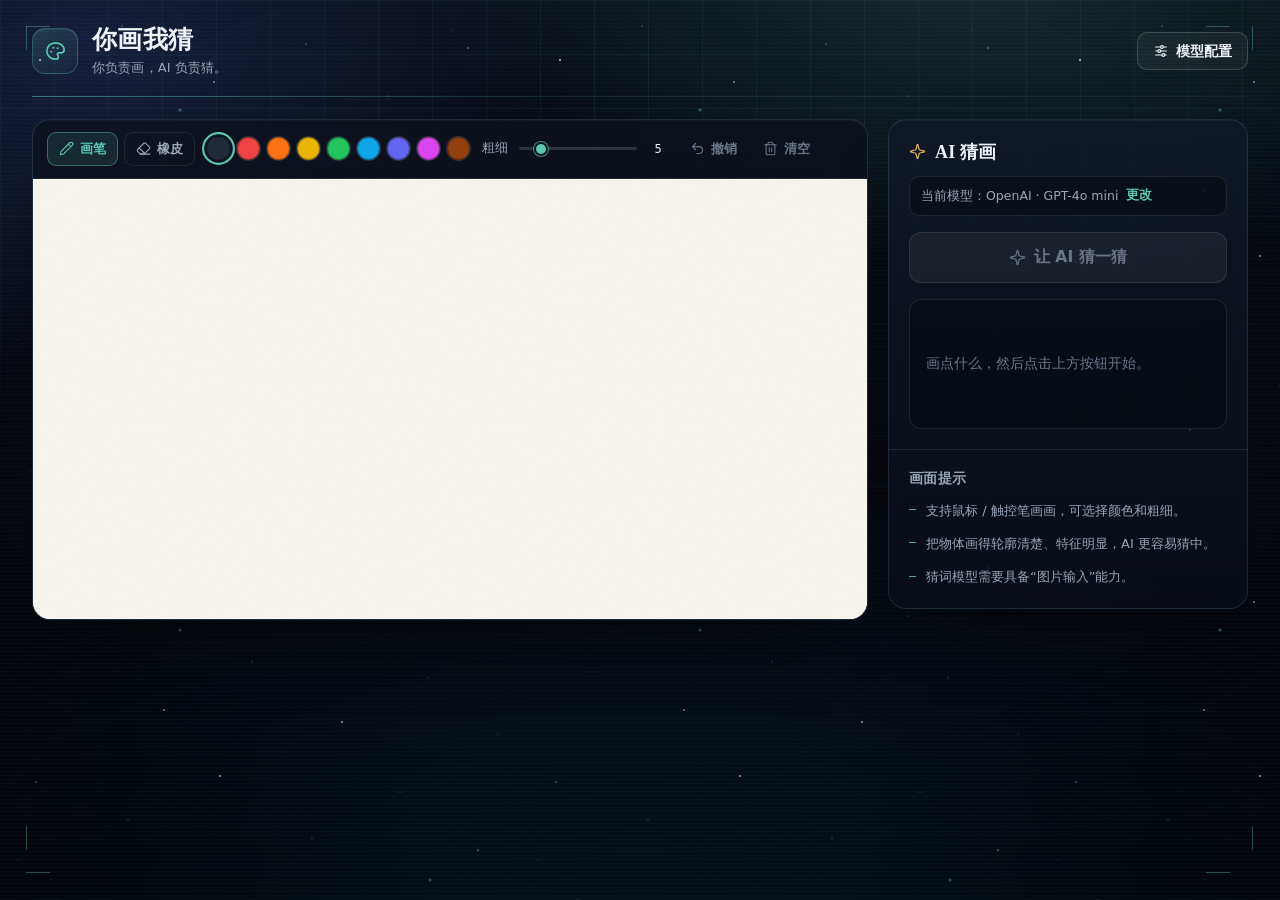
<file: huahua/index.html>
<!doctype html>
<html lang="zh-CN">
  <head>
    <meta charset="UTF-8" />
    <meta name="viewport" content="width=device-width, initial-scale=1.0, maximum-scale=1.0, user-scalable=no" />
    <title>你画我猜 · AI</title>
    <script type="module" crossorigin src="./assets/index-DQscLkLB.js"></script>
    <link rel="modulepreload" crossorigin href="./assets/rolldown-runtime-hePW80VL.js">
    <link rel="modulepreload" crossorigin href="./assets/diagnostics-DMF-qtBP.js">
    <link rel="stylesheet" crossorigin href="./assets/index-B7qRTybS.css">
  </head>
  <body>
    <div id="root"></div>
  </body>
</html>
</file>
<file: huahua/assets/index-B7qRTybS.css>
:root{--lightningcss-light: ;--lightningcss-dark:initial;color-scheme:dark;--void:#0b0e14;--wall:#121722;--wall-2:#171d2a;--glass:#ffffff0b;--glass-2:#ffffff12;--hairline:#ffffff17;--hairline-strong:#ffffff29;--ink:#eef1f6;--ash:#9aa5b6;--ash-dim:#6b7688;--paper:#fbf8f1;--paper-ink:#1a1712;--verdigris:#5cc7b2;--verdigris-dim:#3fae99;--verdigris-ink:#04231d;--brass:#e3b45c;--danger:#f2685f;--radius-lg:18px;--radius:12px;--radius-sm:9px;--serif:"Source Han Serif SC", "Noto Serif SC", "Songti SC", "STSong", "SimSun", Georgia, "Times New Roman", serif;--sans:"Inter", "PingFang SC", "Microsoft YaHei UI", "Microsoft YaHei", system-ui, -apple-system, "Segoe UI", sans-serif;--mono:"SFMono-Regular", ui-monospace, "JetBrains Mono", Menlo, Consolas, monospace}*{box-sizing:border-box}html,body,#root{height:100%}body{font-family:var(--sans);color:var(--ink);-webkit-font-smoothing:antialiased;text-rendering:optimizelegibility;background-color:#0000;background-image:radial-gradient(980px 660px at 78% -12%,#5cc7b233,#0000 62%),radial-gradient(760px 560px at 6% 4%,#5874f033,#0000 64%),radial-gradient(1250px 820px at 50% 118%,#2682a829,#0000 72%),linear-gradient(#070b14 0%,#05080f 52%,#02040a 100%);background-position:0 0,0 0,0 0,0 0;background-repeat:repeat,repeat,repeat,repeat;background-size:auto,auto,auto,auto;background-attachment:fixed;background-origin:padding-box,padding-box,padding-box,padding-box;background-clip:border-box,border-box,border-box,border-box;margin:0;font-size:15px;overflow-x:hidden}button,input,select,textarea{font:inherit}button{cursor:pointer}:focus-visible{outline:2px solid var(--verdigris);outline-offset:2px;border-radius:4px}.bg-fx{z-index:0;pointer-events:none;background-image:repeating-linear-gradient(0deg,#a0e2ff06 0 1px,#0000 1px 4px),radial-gradient(130% 108% at 50% 40%,#0000 42%,#000000a8 100%);position:fixed;inset:0;overflow:hidden}.fx-stars{opacity:.9;background-image:url("data:image/svg+xml,%3Csvg xmlns='http://www.w3.org/2000/svg' width='520' height='520'%3E%3Cg fill='%23e8f6ff'%3E%3Ccircle cx='40' cy='60' r='1.1' opacity='.85'/%3E%3Ccircle cx='122' cy='26' r='.7' opacity='.5'/%3E%3Ccircle cx='214' cy='82' r='.9' opacity='.6'/%3E%3Ccircle cx='306' cy='44' r='.6' opacity='.75'/%3E%3Ccircle cx='388' cy='96' r='.5' opacity='.5'/%3E%3Ccircle cx='468' cy='48' r='.8' opacity='.65'/%3E%3Ccircle cx='72' cy='152' r='.5' opacity='.5'/%3E%3Ccircle cx='164' cy='190' r='.85' opacity='.8'/%3E%3Ccircle cx='252' cy='142' r='.6' opacity='.55'/%3E%3Ccircle cx='342' cy='202' r='.95' opacity='.7'/%3E%3Ccircle cx='428' cy='158' r='.6' opacity='.5'/%3E%3Ccircle cx='498' cy='214' r='.5' opacity='.45'/%3E%3Ccircle cx='36' cy='262' r='.7' opacity='.6'/%3E%3Ccircle cx='128' cy='300' r='.5' opacity='.5'/%3E%3Ccircle cx='220' cy='256' r='.9' opacity='.75'/%3E%3Ccircle cx='312' cy='318' r='.6' opacity='.55'/%3E%3Ccircle cx='400' cy='272' r='.5' opacity='.6'/%3E%3Ccircle cx='478' cy='330' r='.85' opacity='.55'/%3E%3Ccircle cx='58' cy='380' r='.6' opacity='.5'/%3E%3Ccircle cx='150' cy='430' r='.9' opacity='.7'/%3E%3Ccircle cx='240' cy='386' r='.5' opacity='.55'/%3E%3Ccircle cx='330' cy='448' r='.7' opacity='.6'/%3E%3Ccircle cx='420' cy='402' r='.5' opacity='.5'/%3E%3Ccircle cx='500' cy='458' r='.6' opacity='.6'/%3E%3Ccircle cx='30' cy='470' r='.5' opacity='.45'/%3E%3Ccircle cx='112' cy='498' r='.7' opacity='.55'/%3E%3Ccircle cx='200' cy='480' r='.5' opacity='.45'/%3E%3Ccircle cx='290' cy='500' r='.6' opacity='.5'/%3E%3Ccircle cx='380' cy='498' r='.5' opacity='.5'/%3E%3Ccircle cx='466' cy='500' r='.7' opacity='.45'/%3E%3Ccircle cx='96' cy='112' r='.4' opacity='.45'/%3E%3Ccircle cx='282' cy='232' r='.4' opacity='.45'/%3E%3Ccircle cx='366' cy='122' r='.4' opacity='.45'/%3E%3Ccircle cx='18' cy='340' r='.4' opacity='.45'/%3E%3Ccircle cx='452' cy='30' r='.4' opacity='.45'/%3E%3C/g%3E%3Cg fill='%235cc7b2'%3E%3Ccircle cx='180' cy='110' r='1.6' opacity='.5'/%3E%3Ccircle cx='430' cy='360' r='1.5' opacity='.4'/%3E%3C/g%3E%3C/svg%3E");background-repeat:repeat;background-size:520px 520px;position:absolute;inset:0}.fx-grid{opacity:.6;background-image:linear-gradient(#5cc7b226 1px,#0000 1px),linear-gradient(90deg,#5cc7b226 1px,#0000 1px);background-size:54px 54px;position:absolute;inset:0;-webkit-mask-image:radial-gradient(125% 95% at 50% 6%,#000 0%,#0000008c 45%,#0000 72%);mask-image:radial-gradient(125% 95% at 50% 6%,#000 0%,#0000008c 45%,#0000 72%)}.fx-scan{background:linear-gradient(#0000,#5cc7b20d 42%,#5cc7b221 50%,#5cc7b20d 58%,#0000);height:190px;animation:11s linear infinite fx-sweep;position:absolute;top:-190px;left:0;right:0}@keyframes fx-sweep{0%{transform:translateY(0)}to{transform:translateY(calc(100vh + 190px))}}.fx-corners{opacity:.7;background-image:linear-gradient(#5cc7b28c,#5cc7b28c),linear-gradient(#5cc7b28c,#5cc7b28c),linear-gradient(#5cc7b28c,#5cc7b28c),linear-gradient(#5cc7b28c,#5cc7b28c),linear-gradient(#5cc7b28c,#5cc7b28c),linear-gradient(#5cc7b28c,#5cc7b28c),linear-gradient(#5cc7b28c,#5cc7b28c),linear-gradient(#5cc7b28c,#5cc7b28c);background-position:26px 26px,26px 26px,calc(100% - 50px) 26px,calc(100% - 27px) 26px,26px calc(100% - 27px),26px calc(100% - 50px),calc(100% - 50px) calc(100% - 27px),calc(100% - 27px) calc(100% - 50px);background-repeat:no-repeat;background-size:24px 1px,1px 24px,24px 1px,1px 24px,24px 1px,1px 24px,24px 1px,1px 24px;position:absolute;inset:0}.app-shell{z-index:1;flex-direction:column;gap:22px;max-width:1280px;min-height:100dvh;margin:0 auto;padding:26px 32px 44px;display:flex;position:relative}.app-header{justify-content:space-between;align-items:center;gap:16px;padding-bottom:20px;display:flex;position:relative}.app-header:after{content:"";background:linear-gradient(90deg,#5cc7b28c,#5cc7b224 42%,#ffffff0d 100%);height:1px;position:absolute;bottom:0;left:0;right:0}.brand{align-items:center;gap:14px;min-width:0;display:flex}.brand-mark{width:46px;height:46px;color:var(--verdigris);background:linear-gradient(150deg,#5cc7b230,#5cc7b208);border:1px solid #5cc7b24d;border-radius:13px;flex:none;place-items:center;font-size:23px;display:grid;box-shadow:inset 0 1px #ffffff17}.brand h1{font-family:var(--serif);letter-spacing:.01em;margin:0;font-size:25px;font-weight:600;line-height:1.15}.brand p{color:var(--ash);letter-spacing:.01em;margin:4px 0 0;font-size:13px}.button{white-space:nowrap;border:1px solid #0000;border-radius:10px;justify-content:center;align-items:center;gap:7px;padding:10px 15px;font-size:14px;font-weight:600;line-height:1;transition:background .16s,border-color .16s,color .16s,transform 80ms;display:inline-flex}.button svg{font-size:16px}.button:active:not(:disabled){transform:translateY(1px)}.button:disabled{opacity:.45;cursor:not-allowed}.button.glass{background:var(--glass);border-color:var(--hairline-strong);color:var(--ink)}.button.glass:hover:not(:disabled){color:var(--verdigris);background:#5cc7b21a;border-color:#5cc7b280}.button.primary{color:var(--verdigris-ink);background:linear-gradient(#6bd3bd,#47b8a3);border-color:#5cc7b28c;box-shadow:0 10px 26px -12px #3fae99d9,inset 0 1px #ffffff59}.button.primary:hover:not(:disabled){filter:brightness(1.06)}.button.secondary{border-color:var(--hairline-strong);color:var(--ash);background:0 0}.button.secondary:hover:not(:disabled){background:var(--glass);border-color:var(--hairline-strong);color:var(--ink)}.app-main{grid-template-columns:minmax(0,1fr) 360px;align-items:start;gap:20px;display:grid}.drawing-card,.guess-panel{border-radius:var(--radius-lg);background:linear-gradient(#101826cc,#0a0f1ab8);border:1px solid #7ec8dc24;box-shadow:inset 0 1px #ffffff0e,0 30px 70px -38px #000000f2}.drawing-card{overflow:hidden}.toolbar{border-bottom:1px solid var(--hairline);background:#090c1266;flex-wrap:wrap;align-items:center;gap:12px;padding:12px 14px;display:flex}.tool-group{align-items:center;gap:6px;display:flex}.tool-button{border:1px solid var(--hairline);color:var(--ash);border-radius:var(--radius-sm);white-space:nowrap;background:0 0;align-items:center;gap:6px;padding:7px 11px;font-size:13px;font-weight:600;transition:background .15s,border-color .15s,color .15s;display:inline-flex}.tool-button svg{font-size:15px}.tool-button:hover{color:var(--ink);border-color:var(--hairline-strong);background:var(--glass)}.tool-button.active{color:var(--verdigris);background:#5cc7b221;border-color:#5cc7b273}.tool-button.ghost{color:var(--ash-dim);border-color:#0000;padding:7px 9px}.tool-button.ghost:hover{color:var(--ink);border-color:var(--hairline);background:var(--glass)}.colors{flex-wrap:wrap;gap:7px}.color-swatch{border:1px solid #00000059;border-radius:50%;width:23px;height:23px;padding:0;transition:transform .1s,box-shadow .15s;box-shadow:0 0 0 1px #ffffff24}.color-swatch:hover{transform:scale(1.14)}.color-swatch.active{box-shadow:0 0 0 2px #0f141d, 0 0 0 4px var(--verdigris);transform:scale(1.06)}.size-control{color:var(--ash);align-items:center;gap:9px;font-size:12.5px;display:flex}.size-control input[type=range]{appearance:none;cursor:pointer;background:0 0;width:118px;height:22px}.size-control input[type=range]::-webkit-slider-runnable-track{background:#ffffff26;border-radius:999px;height:3px}.size-control input[type=range]::-webkit-slider-thumb{appearance:none;background:var(--verdigris);border:2px solid #0f141d;border-radius:50%;width:14px;height:14px;margin-top:-5.5px;box-shadow:0 0 0 1px #5cc7b2a6}.size-control input[type=range]::-moz-range-track{background:#ffffff26;border-radius:999px;height:3px}.size-control input[type=range]::-moz-range-thumb{background:var(--verdigris);border:2px solid #0f141d;border-radius:50%;width:12px;height:12px}.size-value{text-align:center;min-width:20px;font-family:var(--mono);font-variant-numeric:tabular-nums;color:var(--ink);font-size:12px}.canvas-wrap{background:var(--paper);width:100%;position:relative}.canvas-wrap:after{content:"";pointer-events:none;opacity:.14;mix-blend-mode:multiply;background-image:url("data:image/svg+xml,%3Csvg xmlns='http://www.w3.org/2000/svg' width='180' height='180'%3E%3Cfilter id='n'%3E%3CfeTurbulence type='fractalNoise' baseFrequency='0.8' numOctaves='2' stitchTiles='stitch'/%3E%3CfeColorMatrix type='saturate' values='0'/%3E%3C/filter%3E%3Crect width='180' height='180' filter='url(%23n)'/%3E%3C/svg%3E");position:absolute;inset:0}.drawing-canvas{touch-action:none;cursor:crosshair;background:var(--paper);width:100%;display:block}.guess-panel{flex-direction:column;display:flex}.panel-section{padding:20px}.panel-section+.panel-section{border-top:1px solid var(--hairline)}.panel-section h2{font-family:var(--serif);letter-spacing:.01em;align-items:center;gap:9px;margin:0;font-size:18px;font-weight:600;display:inline-flex}.panel-section h2 svg{color:var(--brass);font-size:17px}.panel-section h3{color:var(--ash);letter-spacing:.02em;margin:0 0 12px;font-size:13.5px;font-weight:600}.config-chip{border:1px solid var(--hairline);color:var(--ash);background:#00000047;border-radius:10px;flex-wrap:wrap;align-items:center;gap:8px;margin:12px 0 16px;padding:9px 11px;font-size:12.5px;line-height:1.5;display:flex}.link-button{color:var(--verdigris);font-weight:600;font-size:inherit;background:0 0;border:none;border-bottom:1px solid #0000;padding:0;transition:border-color .15s}.link-button:hover{border-bottom-color:currentColor}.guess-button{border-radius:var(--radius);width:100%;color:var(--verdigris-ink);letter-spacing:.01em;background:linear-gradient(#6bd3bd,#47b8a3);border:1px solid #5cc7b28c;justify-content:center;align-items:center;gap:8px;padding:14px 16px;font-size:15.5px;font-weight:700;transition:filter .15s,transform 80ms;display:inline-flex;box-shadow:0 14px 30px -16px #3fae99f2,inset 0 1px #ffffff59}.guess-button svg{font-size:17px}.guess-button:hover:not(:disabled){filter:brightness(1.06)}.guess-button:active:not(:disabled){transform:translateY(1px)}.guess-button:disabled{border-color:var(--hairline);color:var(--ash-dim);box-shadow:none;cursor:not-allowed;background:#ffffff0e}.guess-result{border-radius:var(--radius);border:1px solid var(--hairline);background:#06090e6b;flex-direction:column;gap:4px;min-height:130px;margin-top:16px;padding:16px;transition:border-color .2s,background .2s;display:flex}.guess-result.idle{justify-content:center}.guess-result.loading{border-color:#e3b45c52}.guess-result.success{background:radial-gradient(320px 140px at 100% 0,#5cc7b21f,#0000 70%),#06090e6b;border-color:#5cc7b261}.guess-result.error{background:#f2685f12;border-color:#f2685f5c}.guess-result .placeholder{color:var(--ash-dim);margin:0;font-size:13.5px;line-height:1.75}.thinking{color:var(--brass);flex-wrap:wrap;align-items:center;gap:9px;margin:0;font-size:13.5px;display:flex}.streaming{color:var(--ink);flex-basis:100%;margin-top:4px;font-size:15px;font-weight:600;line-height:1.6}.spinner{border:2px solid #e3b45c38;border-top-color:var(--brass);border-radius:50%;flex:none;width:15px;height:15px;animation:.8s linear infinite spin}@keyframes spin{to{transform:rotate(360deg)}}.result-label{color:var(--ash-dim);letter-spacing:.1em;font-size:12px;font-weight:600;display:block}.result-text{font-family:var(--serif);letter-spacing:.01em;color:var(--paper);margin:10px 0;font-size:26px;font-weight:600;line-height:1.4}.result-meta{font-family:var(--mono);letter-spacing:.01em;color:var(--ash-dim);word-break:break-all;margin:0;font-size:11px}.error-text{color:#f5a19a;margin:0;font-size:13.5px;line-height:1.65}.error-text .link-button{color:#f5a19a;text-underline-offset:3px;margin-left:6px;text-decoration:underline}.tips ul{flex-direction:column;gap:11px;margin:0;padding:0;list-style:none;display:flex}.tips li{color:var(--ash);padding-left:17px;font-size:13px;line-height:1.7;position:relative}.tips li:before{content:"";background:var(--verdigris-dim);width:7px;height:1px;position:absolute;top:.72em;left:0}.modal-backdrop{z-index:20;-webkit-backdrop-filter:blur(6px);backdrop-filter:blur(6px);background:#030509b8;place-items:center;padding:18px;animation:.15s fade-in;display:grid;position:fixed;inset:0}.modal{border:1px solid var(--hairline-strong);background:linear-gradient(180deg, var(--wall-2), var(--wall));border-radius:20px;width:min(640px,100%);max-height:min(92vh,820px);animation:.18s pop-in;overflow:auto;box-shadow:inset 0 1px #ffffff12,0 50px 110px -32px #000000f2}@keyframes fade-in{0%{opacity:0}}@keyframes pop-in{0%{opacity:0;transform:translateY(10px)scale(.985)}}.modal-header{z-index:1;border-bottom:1px solid var(--hairline);-webkit-backdrop-filter:blur(10px);backdrop-filter:blur(10px);background:#151b27eb;justify-content:space-between;align-items:center;gap:12px;padding:18px 22px;display:flex;position:sticky;top:0}.modal-header h2{font-family:var(--serif);letter-spacing:.01em;margin:0;font-size:19px;font-weight:600}.icon-button{border:1px solid var(--hairline);width:34px;height:34px;color:var(--ash);background:0 0;border-radius:10px;flex:none;place-items:center;font-size:16px;transition:background .15s,border-color .15s,color .15s;display:grid}.icon-button:hover{background:var(--glass);border-color:var(--hairline-strong);color:var(--ink)}.modal-body{flex-direction:column;gap:15px;padding:22px;display:flex}.segmented{border:1px solid var(--hairline);background:#0000004d;border-radius:12px;grid-template-columns:1fr 1fr;gap:4px;padding:4px;display:grid}.segmented button{color:var(--ash);background:0 0;border:none;border-radius:9px;padding:10px;font-size:13px;font-weight:600;transition:background .15s,color .15s}.segmented button:hover{color:var(--ink)}.segmented button.active{color:var(--verdigris);background:#5cc7b224;box-shadow:inset 0 0 0 1px #5cc7b252}.field{flex-direction:column;gap:7px;display:flex}.field>span{color:var(--ash);letter-spacing:.01em;font-size:12.5px;font-weight:600}.field input,.field select,.field textarea{border:1px solid var(--hairline);width:100%;color:var(--ink);background:#06090e8c;border-radius:10px;outline:none;padding:11px 12px;font-size:14px;transition:border-color .15s,box-shadow .15s,background .15s}.field input::placeholder,.field textarea::placeholder{color:var(--ash-dim)}.field select{appearance:none;background-image:url("data:image/svg+xml,%3Csvg xmlns='http://www.w3.org/2000/svg' width='16' height='16' viewBox='0 0 24 24' fill='none' stroke='%239aa5b6' stroke-width='2' stroke-linecap='round' stroke-linejoin='round'%3E%3Cpath d='m6 9 6 6 6-6'/%3E%3C/svg%3E");background-position:right 12px center;background-repeat:no-repeat;padding-right:36px}.field option{background:var(--wall-2);color:var(--ink)}.field input:focus,.field select:focus,.field textarea:focus{background:#06090ed1;border-color:#5cc7b299;box-shadow:0 0 0 3px #5cc7b224}.field textarea{resize:vertical;min-height:108px;line-height:1.65}.hint{color:#e7c88a;background:#e3b45c14;border:1px solid #e3b45c42;border-radius:10px;margin:0;padding:11px 13px;font-size:12px;line-height:1.7}.test-message{border-radius:10px;align-items:flex-start;gap:8px;margin:0;padding:11px 13px;font-size:13px;line-height:1.65;display:flex}.test-message.ok{color:var(--verdigris);background:#5cc7b217;border:1px solid #5cc7b247}.test-message.error{color:#f5a19a;background:#f2685f17;border:1px solid #f2685f4d}.modal-footer{border-top:1px solid var(--hairline);-webkit-backdrop-filter:blur(10px);backdrop-filter:blur(10px);background:#151b27f0;justify-content:flex-end;gap:8px;padding:15px 22px;display:flex;position:sticky;bottom:0}@media (width<=1000px){.app-main{grid-template-columns:1fr}}@media (width<=760px){.app-shell{padding:max(18px, env(safe-area-inset-top)) max(16px, env(safe-area-inset-right)) max(34px, env(safe-area-inset-bottom)) max(16px, env(safe-area-inset-left));gap:18px}.app-header{gap:14px;padding-bottom:16px}.brand-mark{width:44px;height:44px;font-size:22px}.brand h1{font-size:22px}.brand p{font-size:12.5px}.drawing-card,.guess-panel{border-radius:16px}.toolbar{grid-template-columns:1fr auto;gap:9px 10px;padding:11px 12px;display:grid}.toolbar .tool-group:first-child{grid-area:1/1}.toolbar .tool-group:nth-child(2){grid-area:2/1/auto/-1;justify-content:space-between;gap:6px;width:100%}.toolbar .size-control{grid-area:3/1/auto/-1;width:100%}.toolbar .tool-group:nth-child(4){grid-area:1/2;justify-self:end}.tool-button,.tool-button.ghost{min-height:44px;padding:8px 11px}.color-swatch{width:29px;height:29px}.size-control{min-height:44px}.size-control input[type=range]{flex:1;width:auto;min-width:0;height:44px}.size-control input[type=range]::-webkit-slider-thumb{width:18px;height:18px;margin-top:-7.5px}.size-control input[type=range]::-moz-range-thumb{width:16px;height:16px}.panel-section{padding:17px 16px}.config-chip{align-items:flex-start}.guess-result{min-height:110px;padding:14px}.result-text{font-size:22px}.result-meta{font-size:10.5px}.modal-backdrop{align-items:end;padding:0}.modal{-webkit-overflow-scrolling:touch;border-radius:20px 20px 0 0;width:100%;max-height:94dvh}.modal-header{padding:16px 18px}.modal-body{gap:14px;padding:18px}.modal-footer{padding:13px 18px max(13px, env(safe-area-inset-bottom));grid-template-columns:1fr 1fr;gap:8px;display:grid}.modal-footer .button{width:100%;min-height:46px}.modal-footer .button.primary{grid-column:1/-1}.field input,.field select,.field textarea{min-height:46px;font-size:16px}.segmented button{min-height:44px}.icon-button{width:40px;height:40px}}@media (width<=620px){.app-header{flex-direction:column;align-items:stretch}.button.glass{width:100%;min-height:46px}.app-main{gap:14px}}@media (width<=420px){.app-shell{padding-left:12px;padding-right:12px}.brand-mark{width:40px;height:40px}.brand h1{font-size:20px}.toolbar{padding:10px}.tool-button{padding:8px 10px;font-size:12.5px}.color-swatch{width:27px;height:27px}.size-control{font-size:12px}.panel-section{padding:15px 13px}.result-text{font-size:20px}.segmented button{font-size:12px}.modal-header,.modal-body,.modal-footer{padding-left:14px;padding-right:14px}}@media (prefers-reduced-motion:reduce){*,:before,:after{transition-duration:.001ms!important;animation-duration:.001ms!important;animation-iteration-count:1!important}.fx-scan{display:none}}
</file>
